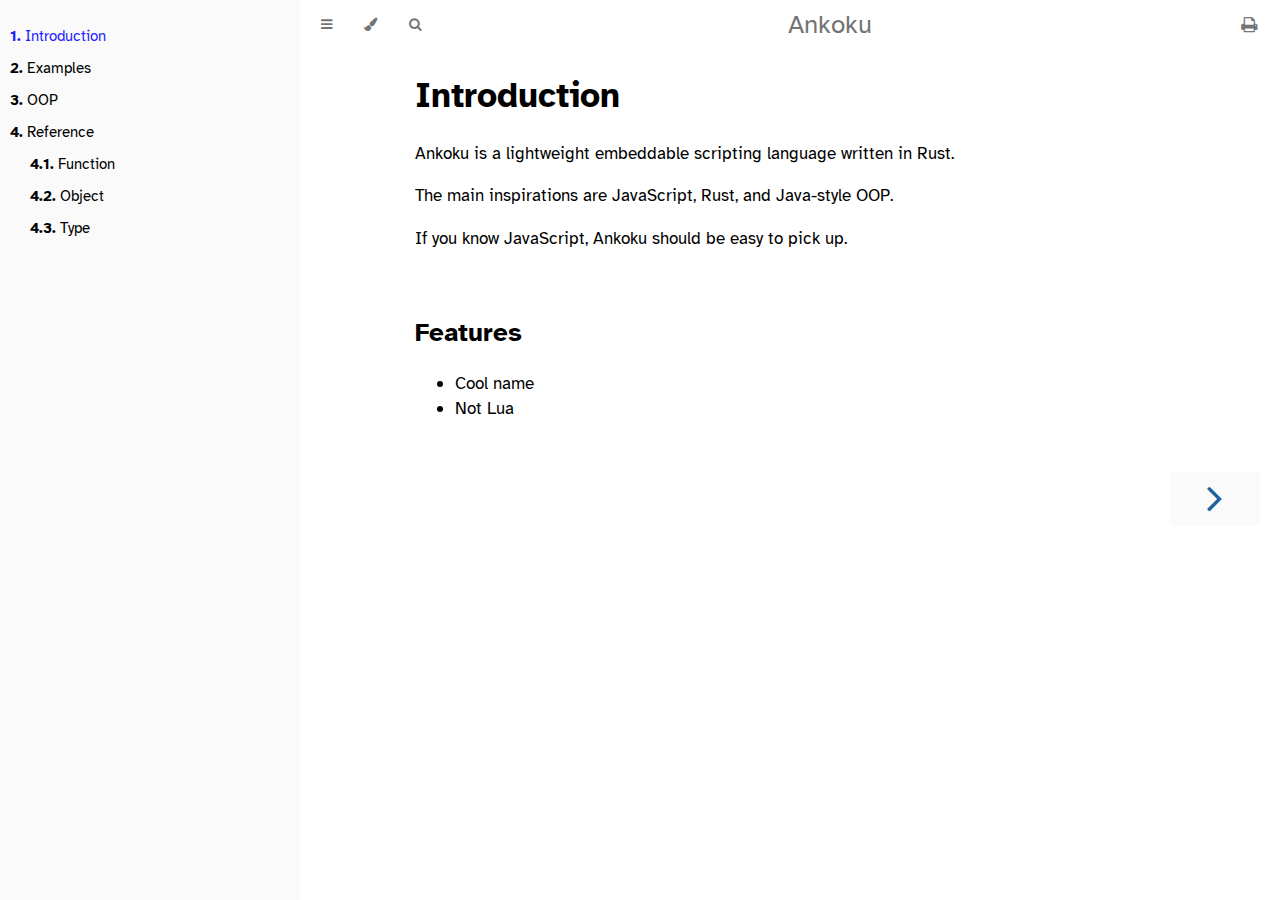
<file: index.html>
<!DOCTYPE HTML>
<html lang="en" class="sidebar-visible no-js light">
    <head>
        <!-- Book generated using mdBook -->
        <meta charset="UTF-8">
        <title>Introduction - Ankoku</title>
        <!-- Custom HTML head -->
        <meta name="description" content="">
        <meta name="viewport" content="width=device-width, initial-scale=1">
        <meta name="theme-color" content="#ffffff" />

        <link rel="icon" href="favicon.svg">
        <link rel="shortcut icon" href="favicon.png">
        <link rel="stylesheet" href="css/variables.css">
        <link rel="stylesheet" href="css/general.css">
        <link rel="stylesheet" href="css/chrome.css">
        <link rel="stylesheet" href="css/print.css" media="print">
        <!-- Fonts -->
        <link rel="stylesheet" href="FontAwesome/css/font-awesome.css">
        <link rel="stylesheet" href="fonts/fonts.css">
        <!-- Highlight.js Stylesheets -->
        <link rel="stylesheet" href="highlight.css">
        <link rel="stylesheet" href="tomorrow-night.css">
        <link rel="stylesheet" href="ayu-highlight.css">

        <!-- Custom theme stylesheets -->
    </head>
    <body>
        <!-- Provide site root to javascript -->
        <script>
            var path_to_root = "";
            var default_theme = window.matchMedia("(prefers-color-scheme: dark)").matches ? "navy" : "light";
        </script>

        <!-- Work around some values being stored in localStorage wrapped in quotes -->
        <script>
            try {
                var theme = localStorage.getItem('mdbook-theme');
                var sidebar = localStorage.getItem('mdbook-sidebar');

                if (theme.startsWith('"') && theme.endsWith('"')) {
                    localStorage.setItem('mdbook-theme', theme.slice(1, theme.length - 1));
                }

                if (sidebar.startsWith('"') && sidebar.endsWith('"')) {
                    localStorage.setItem('mdbook-sidebar', sidebar.slice(1, sidebar.length - 1));
                }
            } catch (e) { }
        </script>

        <!-- Set the theme before any content is loaded, prevents flash -->
        <script>
            var theme;
            try { theme = localStorage.getItem('mdbook-theme'); } catch(e) { }
            if (theme === null || theme === undefined) { theme = default_theme; }
            var html = document.querySelector('html');
            html.classList.remove('no-js')
            html.classList.remove('light')
            html.classList.add(theme);
            html.classList.add('js');
        </script>

        <!-- Hide / unhide sidebar before it is displayed -->
        <script>
            var html = document.querySelector('html');
            var sidebar = 'hidden';
            if (document.body.clientWidth >= 1080) {
                try { sidebar = localStorage.getItem('mdbook-sidebar'); } catch(e) { }
                sidebar = sidebar || 'visible';
            }
            html.classList.remove('sidebar-visible');
            html.classList.add("sidebar-" + sidebar);
        </script>

        <nav id="sidebar" class="sidebar" aria-label="Table of contents">
            <div class="sidebar-scrollbox">
                <ol class="chapter"><li class="chapter-item expanded "><a href="introduction.html" class="active"><strong aria-hidden="true">1.</strong> Introduction</a></li><li class="chapter-item expanded "><a href="examples.html"><strong aria-hidden="true">2.</strong> Examples</a></li><li class="chapter-item expanded "><a href="oop.html"><strong aria-hidden="true">3.</strong> OOP</a></li><li class="chapter-item expanded "><a href="reference/index.html"><strong aria-hidden="true">4.</strong> Reference</a></li><li><ol class="section"><li class="chapter-item expanded "><a href="reference/function.html"><strong aria-hidden="true">4.1.</strong> Function</a></li><li class="chapter-item expanded "><a href="reference/object.html"><strong aria-hidden="true">4.2.</strong> Object</a></li><li class="chapter-item expanded "><a href="reference/type.html"><strong aria-hidden="true">4.3.</strong> Type</a></li></ol></li></ol>
            </div>
            <div id="sidebar-resize-handle" class="sidebar-resize-handle"></div>
        </nav>

        <div id="page-wrapper" class="page-wrapper">

            <div class="page">
                <div id="menu-bar-hover-placeholder"></div>
                <div id="menu-bar" class="menu-bar sticky bordered">
                    <div class="left-buttons">
                        <button id="sidebar-toggle" class="icon-button" type="button" title="Toggle Table of Contents" aria-label="Toggle Table of Contents" aria-controls="sidebar">
                            <i class="fa fa-bars"></i>
                        </button>
                        <button id="theme-toggle" class="icon-button" type="button" title="Change theme" aria-label="Change theme" aria-haspopup="true" aria-expanded="false" aria-controls="theme-list">
                            <i class="fa fa-paint-brush"></i>
                        </button>
                        <ul id="theme-list" class="theme-popup" aria-label="Themes" role="menu">
                            <li role="none"><button role="menuitem" class="theme" id="light">Light</button></li>
                            <li role="none"><button role="menuitem" class="theme" id="rust">Rust</button></li>
                            <li role="none"><button role="menuitem" class="theme" id="coal">Coal</button></li>
                            <li role="none"><button role="menuitem" class="theme" id="navy">Navy</button></li>
                            <li role="none"><button role="menuitem" class="theme" id="ayu">Ayu</button></li>
                        </ul>
                        <button id="search-toggle" class="icon-button" type="button" title="Search. (Shortkey: s)" aria-label="Toggle Searchbar" aria-expanded="false" aria-keyshortcuts="S" aria-controls="searchbar">
                            <i class="fa fa-search"></i>
                        </button>
                    </div>

                    <h1 class="menu-title">Ankoku</h1>

                    <div class="right-buttons">
                        <a href="print.html" title="Print this book" aria-label="Print this book">
                            <i id="print-button" class="fa fa-print"></i>
                        </a>
                    </div>
                </div>

                <div id="search-wrapper" class="hidden">
                    <form id="searchbar-outer" class="searchbar-outer">
                        <input type="search" id="searchbar" name="searchbar" placeholder="Search this book ..." aria-controls="searchresults-outer" aria-describedby="searchresults-header">
                    </form>
                    <div id="searchresults-outer" class="searchresults-outer hidden">
                        <div id="searchresults-header" class="searchresults-header"></div>
                        <ul id="searchresults">
                        </ul>
                    </div>
                </div>
                <!-- Apply ARIA attributes after the sidebar and the sidebar toggle button are added to the DOM -->
                <script>
                    document.getElementById('sidebar-toggle').setAttribute('aria-expanded', sidebar === 'visible');
                    document.getElementById('sidebar').setAttribute('aria-hidden', sidebar !== 'visible');
                    Array.from(document.querySelectorAll('#sidebar a')).forEach(function(link) {
                        link.setAttribute('tabIndex', sidebar === 'visible' ? 0 : -1);
                    });
                </script>

                <div id="content" class="content">
                    <main>
                        <h1 id="introduction"><a class="header" href="#introduction">Introduction</a></h1>
<p>Ankoku is a lightweight embeddable scripting language written in Rust.</p>
<p>The main inspirations are JavaScript, Rust, and Java-style OOP.</p>
<p>If you know JavaScript, Ankoku should be easy to pick up.</p>
<h2 id="features"><a class="header" href="#features">Features</a></h2>
<ul>
<li>Cool name</li>
<li>Not Lua</li>
</ul>

                    </main>

                    <nav class="nav-wrapper" aria-label="Page navigation">
                        <!-- Mobile navigation buttons -->
                            <a rel="next" href="examples.html" class="mobile-nav-chapters next" title="Next chapter" aria-label="Next chapter" aria-keyshortcuts="Right">
                                <i class="fa fa-angle-right"></i>
                            </a>
                        <div style="clear: both"></div>
                    </nav>
                </div>
            </div>

            <nav class="nav-wide-wrapper" aria-label="Page navigation">
                    <a rel="next" href="examples.html" class="nav-chapters next" title="Next chapter" aria-label="Next chapter" aria-keyshortcuts="Right">
                        <i class="fa fa-angle-right"></i>
                    </a>
            </nav>

        </div>

        <script>
            window.playground_copyable = true;
        </script>
        <script src="ace.js"></script>
        <script src="editor.js"></script>
        <script src="mode-rust.js"></script>
        <script src="theme-dawn.js"></script>
        <script src="theme-tomorrow_night.js"></script>
        <script src="elasticlunr.min.js"></script>
        <script src="mark.min.js"></script>
        <script src="searcher.js"></script>
        <script src="clipboard.min.js"></script>
        <script src="highlight.js"></script>
        <script src="book.js"></script>

        <!-- Custom JS scripts -->
    </body>
</html>
</file>
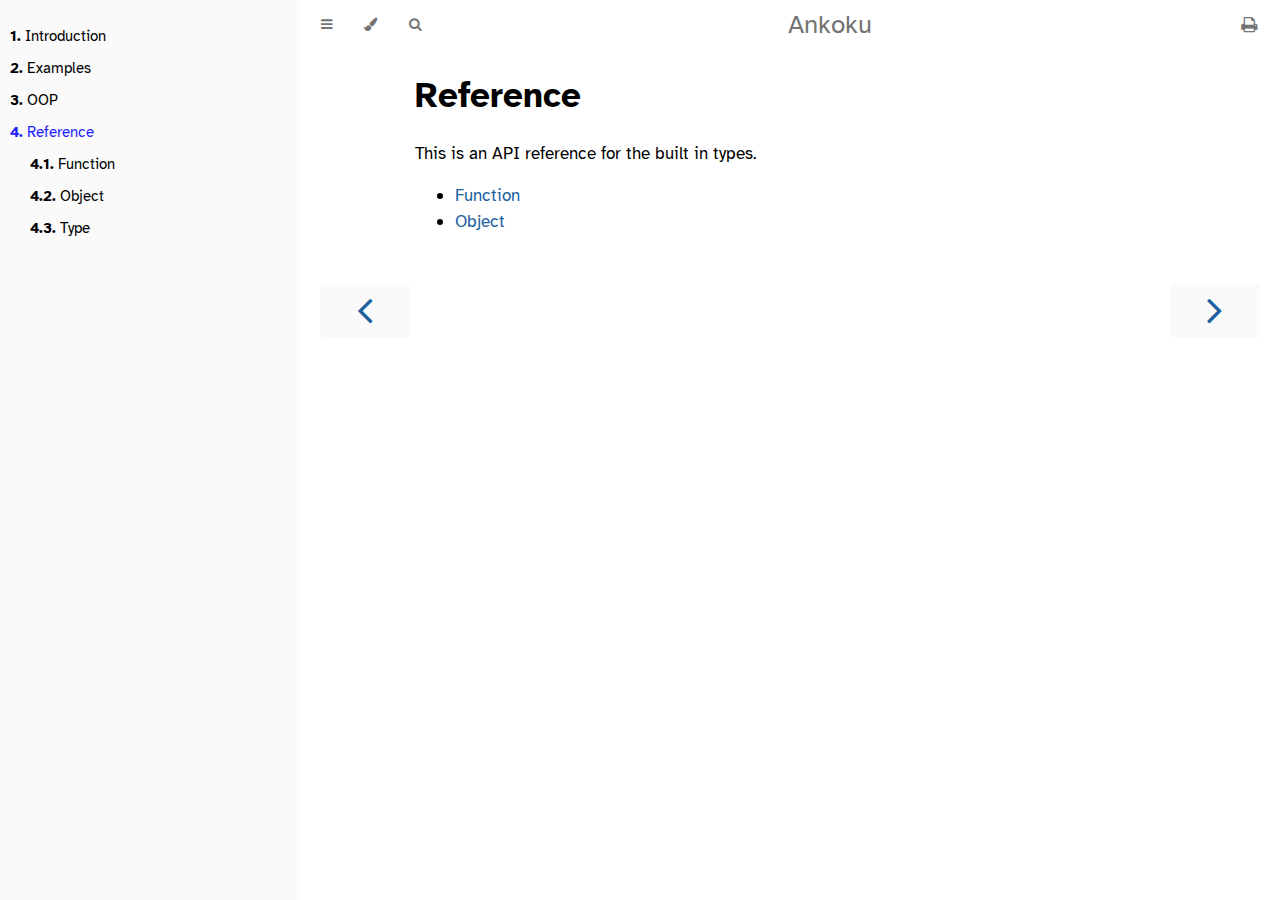
<file: reference/index.html>
<!DOCTYPE HTML>
<html lang="en" class="sidebar-visible no-js light">
    <head>
        <!-- Book generated using mdBook -->
        <meta charset="UTF-8">
        <title>Reference - Ankoku</title>
        <!-- Custom HTML head -->
        <meta name="description" content="">
        <meta name="viewport" content="width=device-width, initial-scale=1">
        <meta name="theme-color" content="#ffffff" />

        <link rel="icon" href="../favicon.svg">
        <link rel="shortcut icon" href="../favicon.png">
        <link rel="stylesheet" href="../css/variables.css">
        <link rel="stylesheet" href="../css/general.css">
        <link rel="stylesheet" href="../css/chrome.css">
        <link rel="stylesheet" href="../css/print.css" media="print">
        <!-- Fonts -->
        <link rel="stylesheet" href="../FontAwesome/css/font-awesome.css">
        <link rel="stylesheet" href="../fonts/fonts.css">
        <!-- Highlight.js Stylesheets -->
        <link rel="stylesheet" href="../highlight.css">
        <link rel="stylesheet" href="../tomorrow-night.css">
        <link rel="stylesheet" href="../ayu-highlight.css">

        <!-- Custom theme stylesheets -->
    </head>
    <body>
        <!-- Provide site root to javascript -->
        <script>
            var path_to_root = "../";
            var default_theme = window.matchMedia("(prefers-color-scheme: dark)").matches ? "navy" : "light";
        </script>

        <!-- Work around some values being stored in localStorage wrapped in quotes -->
        <script>
            try {
                var theme = localStorage.getItem('mdbook-theme');
                var sidebar = localStorage.getItem('mdbook-sidebar');

                if (theme.startsWith('"') && theme.endsWith('"')) {
                    localStorage.setItem('mdbook-theme', theme.slice(1, theme.length - 1));
                }

                if (sidebar.startsWith('"') && sidebar.endsWith('"')) {
                    localStorage.setItem('mdbook-sidebar', sidebar.slice(1, sidebar.length - 1));
                }
            } catch (e) { }
        </script>

        <!-- Set the theme before any content is loaded, prevents flash -->
        <script>
            var theme;
            try { theme = localStorage.getItem('mdbook-theme'); } catch(e) { }
            if (theme === null || theme === undefined) { theme = default_theme; }
            var html = document.querySelector('html');
            html.classList.remove('no-js')
            html.classList.remove('light')
            html.classList.add(theme);
            html.classList.add('js');
        </script>

        <!-- Hide / unhide sidebar before it is displayed -->
        <script>
            var html = document.querySelector('html');
            var sidebar = 'hidden';
            if (document.body.clientWidth >= 1080) {
                try { sidebar = localStorage.getItem('mdbook-sidebar'); } catch(e) { }
                sidebar = sidebar || 'visible';
            }
            html.classList.remove('sidebar-visible');
            html.classList.add("sidebar-" + sidebar);
        </script>

        <nav id="sidebar" class="sidebar" aria-label="Table of contents">
            <div class="sidebar-scrollbox">
                <ol class="chapter"><li class="chapter-item expanded "><a href="../introduction.html"><strong aria-hidden="true">1.</strong> Introduction</a></li><li class="chapter-item expanded "><a href="../examples.html"><strong aria-hidden="true">2.</strong> Examples</a></li><li class="chapter-item expanded "><a href="../oop.html"><strong aria-hidden="true">3.</strong> OOP</a></li><li class="chapter-item expanded "><a href="../reference/index.html" class="active"><strong aria-hidden="true">4.</strong> Reference</a></li><li><ol class="section"><li class="chapter-item expanded "><a href="../reference/function.html"><strong aria-hidden="true">4.1.</strong> Function</a></li><li class="chapter-item expanded "><a href="../reference/object.html"><strong aria-hidden="true">4.2.</strong> Object</a></li><li class="chapter-item expanded "><a href="../reference/type.html"><strong aria-hidden="true">4.3.</strong> Type</a></li></ol></li></ol>
            </div>
            <div id="sidebar-resize-handle" class="sidebar-resize-handle"></div>
        </nav>

        <div id="page-wrapper" class="page-wrapper">

            <div class="page">
                <div id="menu-bar-hover-placeholder"></div>
                <div id="menu-bar" class="menu-bar sticky bordered">
                    <div class="left-buttons">
                        <button id="sidebar-toggle" class="icon-button" type="button" title="Toggle Table of Contents" aria-label="Toggle Table of Contents" aria-controls="sidebar">
                            <i class="fa fa-bars"></i>
                        </button>
                        <button id="theme-toggle" class="icon-button" type="button" title="Change theme" aria-label="Change theme" aria-haspopup="true" aria-expanded="false" aria-controls="theme-list">
                            <i class="fa fa-paint-brush"></i>
                        </button>
                        <ul id="theme-list" class="theme-popup" aria-label="Themes" role="menu">
                            <li role="none"><button role="menuitem" class="theme" id="light">Light</button></li>
                            <li role="none"><button role="menuitem" class="theme" id="rust">Rust</button></li>
                            <li role="none"><button role="menuitem" class="theme" id="coal">Coal</button></li>
                            <li role="none"><button role="menuitem" class="theme" id="navy">Navy</button></li>
                            <li role="none"><button role="menuitem" class="theme" id="ayu">Ayu</button></li>
                        </ul>
                        <button id="search-toggle" class="icon-button" type="button" title="Search. (Shortkey: s)" aria-label="Toggle Searchbar" aria-expanded="false" aria-keyshortcuts="S" aria-controls="searchbar">
                            <i class="fa fa-search"></i>
                        </button>
                    </div>

                    <h1 class="menu-title">Ankoku</h1>

                    <div class="right-buttons">
                        <a href="../print.html" title="Print this book" aria-label="Print this book">
                            <i id="print-button" class="fa fa-print"></i>
                        </a>
                    </div>
                </div>

                <div id="search-wrapper" class="hidden">
                    <form id="searchbar-outer" class="searchbar-outer">
                        <input type="search" id="searchbar" name="searchbar" placeholder="Search this book ..." aria-controls="searchresults-outer" aria-describedby="searchresults-header">
                    </form>
                    <div id="searchresults-outer" class="searchresults-outer hidden">
                        <div id="searchresults-header" class="searchresults-header"></div>
                        <ul id="searchresults">
                        </ul>
                    </div>
                </div>
                <!-- Apply ARIA attributes after the sidebar and the sidebar toggle button are added to the DOM -->
                <script>
                    document.getElementById('sidebar-toggle').setAttribute('aria-expanded', sidebar === 'visible');
                    document.getElementById('sidebar').setAttribute('aria-hidden', sidebar !== 'visible');
                    Array.from(document.querySelectorAll('#sidebar a')).forEach(function(link) {
                        link.setAttribute('tabIndex', sidebar === 'visible' ? 0 : -1);
                    });
                </script>

                <div id="content" class="content">
                    <main>
                        <h1 id="reference"><a class="header" href="#reference">Reference</a></h1>
<p>This is an API reference for the built in types.</p>
<ul>
<li><a href="./function.html">Function</a></li>
<li><a href="./object.html">Object</a></li>
</ul>

                    </main>

                    <nav class="nav-wrapper" aria-label="Page navigation">
                        <!-- Mobile navigation buttons -->
                            <a rel="prev" href="../oop.html" class="mobile-nav-chapters previous" title="Previous chapter" aria-label="Previous chapter" aria-keyshortcuts="Left">
                                <i class="fa fa-angle-left"></i>
                            </a>
                            <a rel="next" href="../reference/function.html" class="mobile-nav-chapters next" title="Next chapter" aria-label="Next chapter" aria-keyshortcuts="Right">
                                <i class="fa fa-angle-right"></i>
                            </a>
                        <div style="clear: both"></div>
                    </nav>
                </div>
            </div>

            <nav class="nav-wide-wrapper" aria-label="Page navigation">
                    <a rel="prev" href="../oop.html" class="nav-chapters previous" title="Previous chapter" aria-label="Previous chapter" aria-keyshortcuts="Left">
                        <i class="fa fa-angle-left"></i>
                    </a>
                    <a rel="next" href="../reference/function.html" class="nav-chapters next" title="Next chapter" aria-label="Next chapter" aria-keyshortcuts="Right">
                        <i class="fa fa-angle-right"></i>
                    </a>
            </nav>

        </div>

        <script>
            window.playground_copyable = true;
        </script>
        <script src="../ace.js"></script>
        <script src="../editor.js"></script>
        <script src="../mode-rust.js"></script>
        <script src="../theme-dawn.js"></script>
        <script src="../theme-tomorrow_night.js"></script>
        <script src="../elasticlunr.min.js"></script>
        <script src="../mark.min.js"></script>
        <script src="../searcher.js"></script>
        <script src="../clipboard.min.js"></script>
        <script src="../highlight.js"></script>
        <script src="../book.js"></script>

        <!-- Custom JS scripts -->
    </body>
</html>
</file>
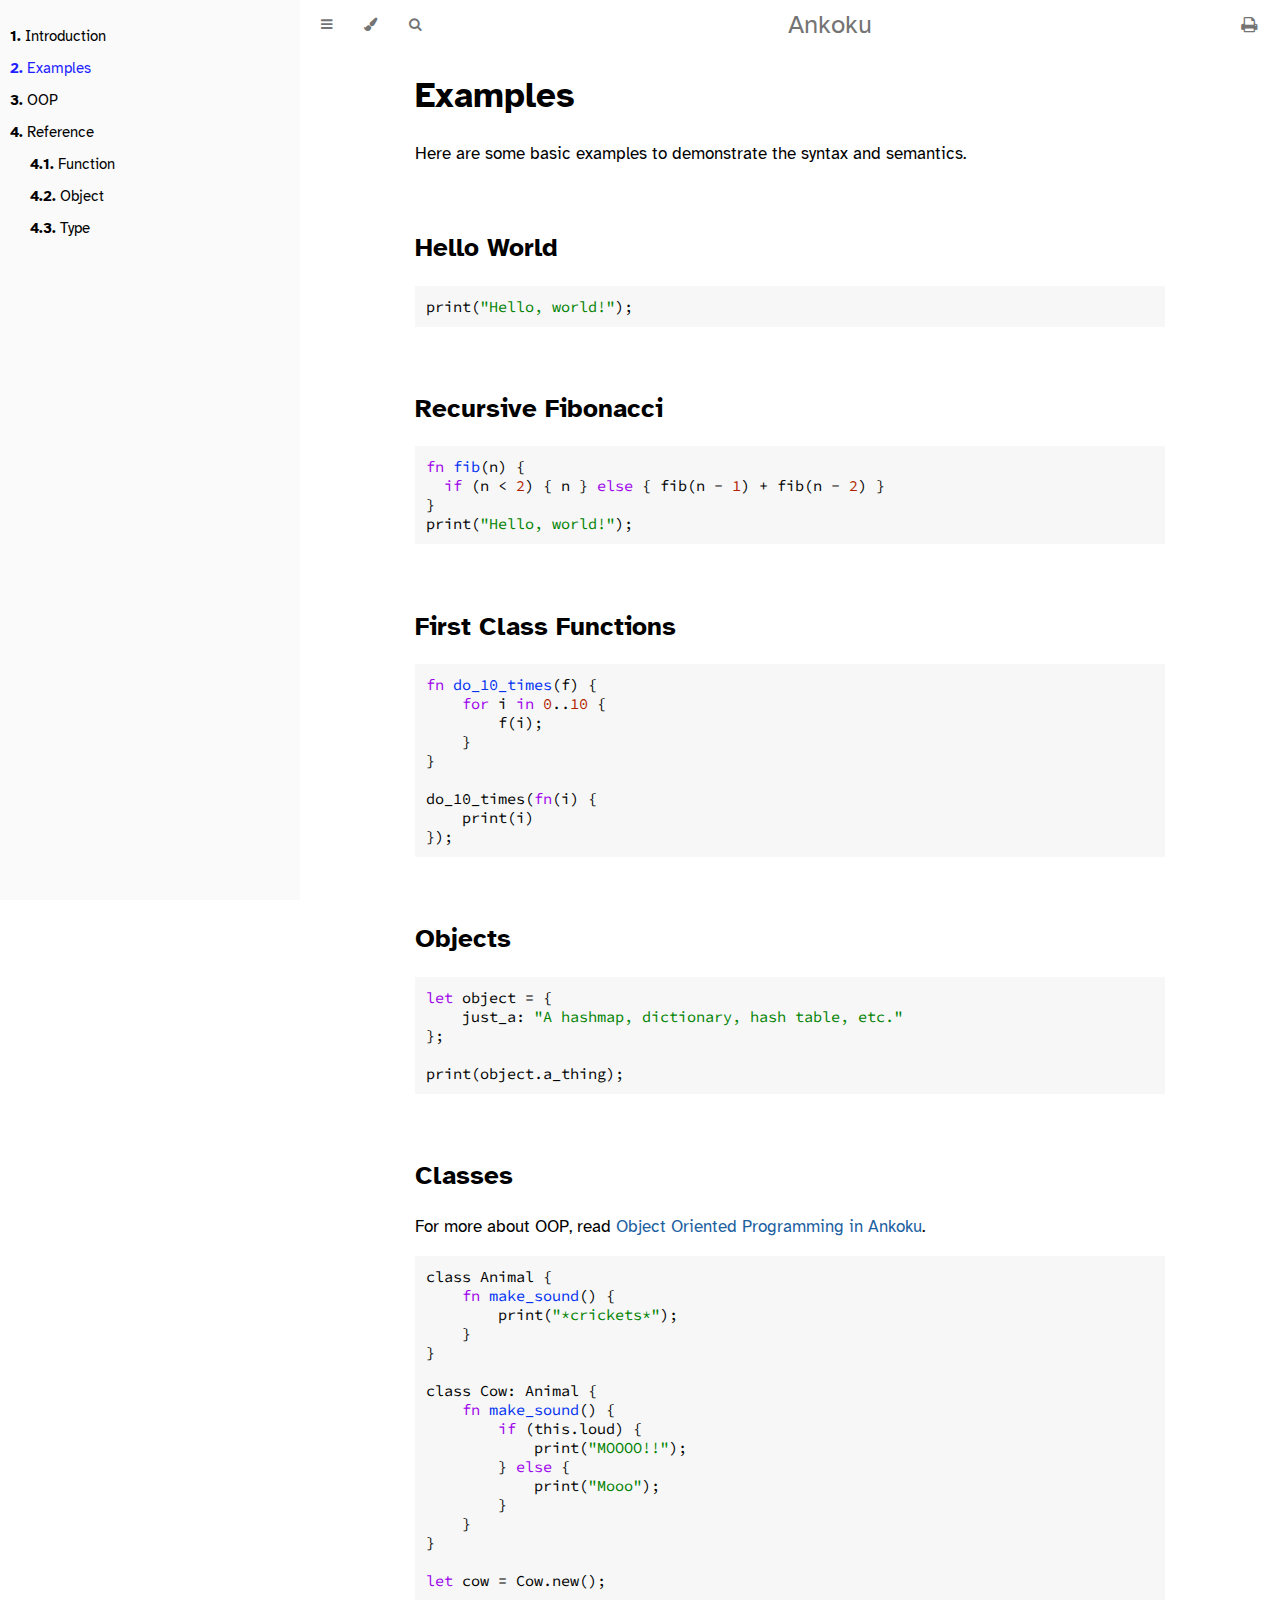
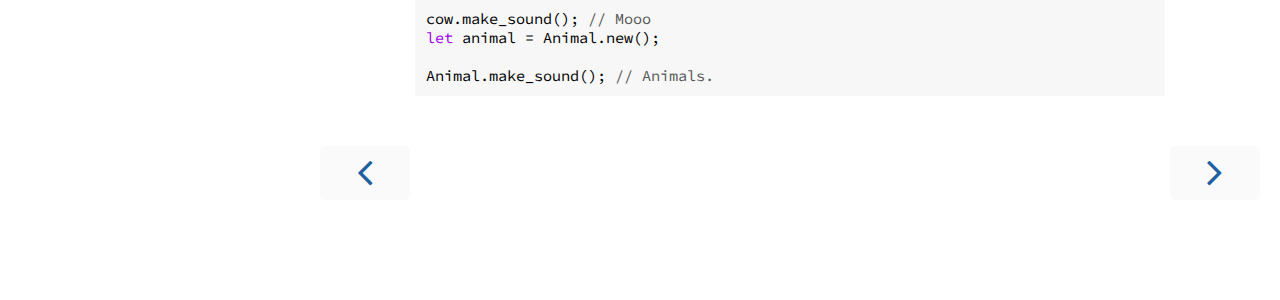
<file: examples.html>
<!DOCTYPE HTML>
<html lang="en" class="sidebar-visible no-js light">
    <head>
        <!-- Book generated using mdBook -->
        <meta charset="UTF-8">
        <title>Examples - Ankoku</title>
        <!-- Custom HTML head -->
        <meta name="description" content="">
        <meta name="viewport" content="width=device-width, initial-scale=1">
        <meta name="theme-color" content="#ffffff" />

        <link rel="icon" href="favicon.svg">
        <link rel="shortcut icon" href="favicon.png">
        <link rel="stylesheet" href="css/variables.css">
        <link rel="stylesheet" href="css/general.css">
        <link rel="stylesheet" href="css/chrome.css">
        <link rel="stylesheet" href="css/print.css" media="print">
        <!-- Fonts -->
        <link rel="stylesheet" href="FontAwesome/css/font-awesome.css">
        <link rel="stylesheet" href="fonts/fonts.css">
        <!-- Highlight.js Stylesheets -->
        <link rel="stylesheet" href="highlight.css">
        <link rel="stylesheet" href="tomorrow-night.css">
        <link rel="stylesheet" href="ayu-highlight.css">

        <!-- Custom theme stylesheets -->
    </head>
    <body>
        <!-- Provide site root to javascript -->
        <script>
            var path_to_root = "";
            var default_theme = window.matchMedia("(prefers-color-scheme: dark)").matches ? "navy" : "light";
        </script>

        <!-- Work around some values being stored in localStorage wrapped in quotes -->
        <script>
            try {
                var theme = localStorage.getItem('mdbook-theme');
                var sidebar = localStorage.getItem('mdbook-sidebar');

                if (theme.startsWith('"') && theme.endsWith('"')) {
                    localStorage.setItem('mdbook-theme', theme.slice(1, theme.length - 1));
                }

                if (sidebar.startsWith('"') && sidebar.endsWith('"')) {
                    localStorage.setItem('mdbook-sidebar', sidebar.slice(1, sidebar.length - 1));
                }
            } catch (e) { }
        </script>

        <!-- Set the theme before any content is loaded, prevents flash -->
        <script>
            var theme;
            try { theme = localStorage.getItem('mdbook-theme'); } catch(e) { }
            if (theme === null || theme === undefined) { theme = default_theme; }
            var html = document.querySelector('html');
            html.classList.remove('no-js')
            html.classList.remove('light')
            html.classList.add(theme);
            html.classList.add('js');
        </script>

        <!-- Hide / unhide sidebar before it is displayed -->
        <script>
            var html = document.querySelector('html');
            var sidebar = 'hidden';
            if (document.body.clientWidth >= 1080) {
                try { sidebar = localStorage.getItem('mdbook-sidebar'); } catch(e) { }
                sidebar = sidebar || 'visible';
            }
            html.classList.remove('sidebar-visible');
            html.classList.add("sidebar-" + sidebar);
        </script>

        <nav id="sidebar" class="sidebar" aria-label="Table of contents">
            <div class="sidebar-scrollbox">
                <ol class="chapter"><li class="chapter-item expanded "><a href="introduction.html"><strong aria-hidden="true">1.</strong> Introduction</a></li><li class="chapter-item expanded "><a href="examples.html" class="active"><strong aria-hidden="true">2.</strong> Examples</a></li><li class="chapter-item expanded "><a href="oop.html"><strong aria-hidden="true">3.</strong> OOP</a></li><li class="chapter-item expanded "><a href="reference/index.html"><strong aria-hidden="true">4.</strong> Reference</a></li><li><ol class="section"><li class="chapter-item expanded "><a href="reference/function.html"><strong aria-hidden="true">4.1.</strong> Function</a></li><li class="chapter-item expanded "><a href="reference/object.html"><strong aria-hidden="true">4.2.</strong> Object</a></li><li class="chapter-item expanded "><a href="reference/type.html"><strong aria-hidden="true">4.3.</strong> Type</a></li></ol></li></ol>
            </div>
            <div id="sidebar-resize-handle" class="sidebar-resize-handle"></div>
        </nav>

        <div id="page-wrapper" class="page-wrapper">

            <div class="page">
                <div id="menu-bar-hover-placeholder"></div>
                <div id="menu-bar" class="menu-bar sticky bordered">
                    <div class="left-buttons">
                        <button id="sidebar-toggle" class="icon-button" type="button" title="Toggle Table of Contents" aria-label="Toggle Table of Contents" aria-controls="sidebar">
                            <i class="fa fa-bars"></i>
                        </button>
                        <button id="theme-toggle" class="icon-button" type="button" title="Change theme" aria-label="Change theme" aria-haspopup="true" aria-expanded="false" aria-controls="theme-list">
                            <i class="fa fa-paint-brush"></i>
                        </button>
                        <ul id="theme-list" class="theme-popup" aria-label="Themes" role="menu">
                            <li role="none"><button role="menuitem" class="theme" id="light">Light</button></li>
                            <li role="none"><button role="menuitem" class="theme" id="rust">Rust</button></li>
                            <li role="none"><button role="menuitem" class="theme" id="coal">Coal</button></li>
                            <li role="none"><button role="menuitem" class="theme" id="navy">Navy</button></li>
                            <li role="none"><button role="menuitem" class="theme" id="ayu">Ayu</button></li>
                        </ul>
                        <button id="search-toggle" class="icon-button" type="button" title="Search. (Shortkey: s)" aria-label="Toggle Searchbar" aria-expanded="false" aria-keyshortcuts="S" aria-controls="searchbar">
                            <i class="fa fa-search"></i>
                        </button>
                    </div>

                    <h1 class="menu-title">Ankoku</h1>

                    <div class="right-buttons">
                        <a href="print.html" title="Print this book" aria-label="Print this book">
                            <i id="print-button" class="fa fa-print"></i>
                        </a>
                    </div>
                </div>

                <div id="search-wrapper" class="hidden">
                    <form id="searchbar-outer" class="searchbar-outer">
                        <input type="search" id="searchbar" name="searchbar" placeholder="Search this book ..." aria-controls="searchresults-outer" aria-describedby="searchresults-header">
                    </form>
                    <div id="searchresults-outer" class="searchresults-outer hidden">
                        <div id="searchresults-header" class="searchresults-header"></div>
                        <ul id="searchresults">
                        </ul>
                    </div>
                </div>
                <!-- Apply ARIA attributes after the sidebar and the sidebar toggle button are added to the DOM -->
                <script>
                    document.getElementById('sidebar-toggle').setAttribute('aria-expanded', sidebar === 'visible');
                    document.getElementById('sidebar').setAttribute('aria-hidden', sidebar !== 'visible');
                    Array.from(document.querySelectorAll('#sidebar a')).forEach(function(link) {
                        link.setAttribute('tabIndex', sidebar === 'visible' ? 0 : -1);
                    });
                </script>

                <div id="content" class="content">
                    <main>
                        <h1 id="examples"><a class="header" href="#examples">Examples</a></h1>
<p>Here are some basic examples to demonstrate the syntax and semantics.</p>
<h2 id="hello-world"><a class="header" href="#hello-world">Hello World</a></h2>
<pre><code class="language-rust ignore">print(&quot;Hello, world!&quot;);</code></pre>
<h2 id="recursive-fibonacci"><a class="header" href="#recursive-fibonacci">Recursive Fibonacci</a></h2>
<pre><code class="language-rust ignore">fn fib(n) {
  if (n &lt; 2) { n } else { fib(n - 1) + fib(n - 2) }
}
print(&quot;Hello, world!&quot;);</code></pre>
<h2 id="first-class-functions"><a class="header" href="#first-class-functions">First Class Functions</a></h2>
<pre><code class="language-rust ignore">fn do_10_times(f) {
	for i in 0..10 {
		f(i);
	}
}

do_10_times(fn(i) {
	print(i)
});</code></pre>
<h2 id="objects"><a class="header" href="#objects">Objects</a></h2>
<pre><code class="language-rust ignore">let object = {
	just_a: &quot;A hashmap, dictionary, hash table, etc.&quot;
};

print(object.a_thing);</code></pre>
<h2 id="classes"><a class="header" href="#classes">Classes</a></h2>
<p>For more about OOP, read <a href="./oop.html">Object Oriented Programming in Ankoku</a>.</p>
<pre><code class="language-rust ignore">class Animal {
	fn make_sound() {
		print(&quot;*crickets*&quot;);
	}
}

class Cow: Animal {
	fn make_sound() {
		if (this.loud) {
			print(&quot;MOOOO!!&quot;);
		} else {
			print(&quot;Mooo&quot;);
		}
	}
}

let cow = Cow.new();

cow.make_sound(); // Mooo
let animal = Animal.new();

Animal.make_sound(); // Animals.</code></pre>

                    </main>

                    <nav class="nav-wrapper" aria-label="Page navigation">
                        <!-- Mobile navigation buttons -->
                            <a rel="prev" href="introduction.html" class="mobile-nav-chapters previous" title="Previous chapter" aria-label="Previous chapter" aria-keyshortcuts="Left">
                                <i class="fa fa-angle-left"></i>
                            </a>
                            <a rel="next" href="oop.html" class="mobile-nav-chapters next" title="Next chapter" aria-label="Next chapter" aria-keyshortcuts="Right">
                                <i class="fa fa-angle-right"></i>
                            </a>
                        <div style="clear: both"></div>
                    </nav>
                </div>
            </div>

            <nav class="nav-wide-wrapper" aria-label="Page navigation">
                    <a rel="prev" href="introduction.html" class="nav-chapters previous" title="Previous chapter" aria-label="Previous chapter" aria-keyshortcuts="Left">
                        <i class="fa fa-angle-left"></i>
                    </a>
                    <a rel="next" href="oop.html" class="nav-chapters next" title="Next chapter" aria-label="Next chapter" aria-keyshortcuts="Right">
                        <i class="fa fa-angle-right"></i>
                    </a>
            </nav>

        </div>

        <script>
            window.playground_copyable = true;
        </script>
        <script src="ace.js"></script>
        <script src="editor.js"></script>
        <script src="mode-rust.js"></script>
        <script src="theme-dawn.js"></script>
        <script src="theme-tomorrow_night.js"></script>
        <script src="elasticlunr.min.js"></script>
        <script src="mark.min.js"></script>
        <script src="searcher.js"></script>
        <script src="clipboard.min.js"></script>
        <script src="highlight.js"></script>
        <script src="book.js"></script>

        <!-- Custom JS scripts -->
    </body>
</html>
</file>
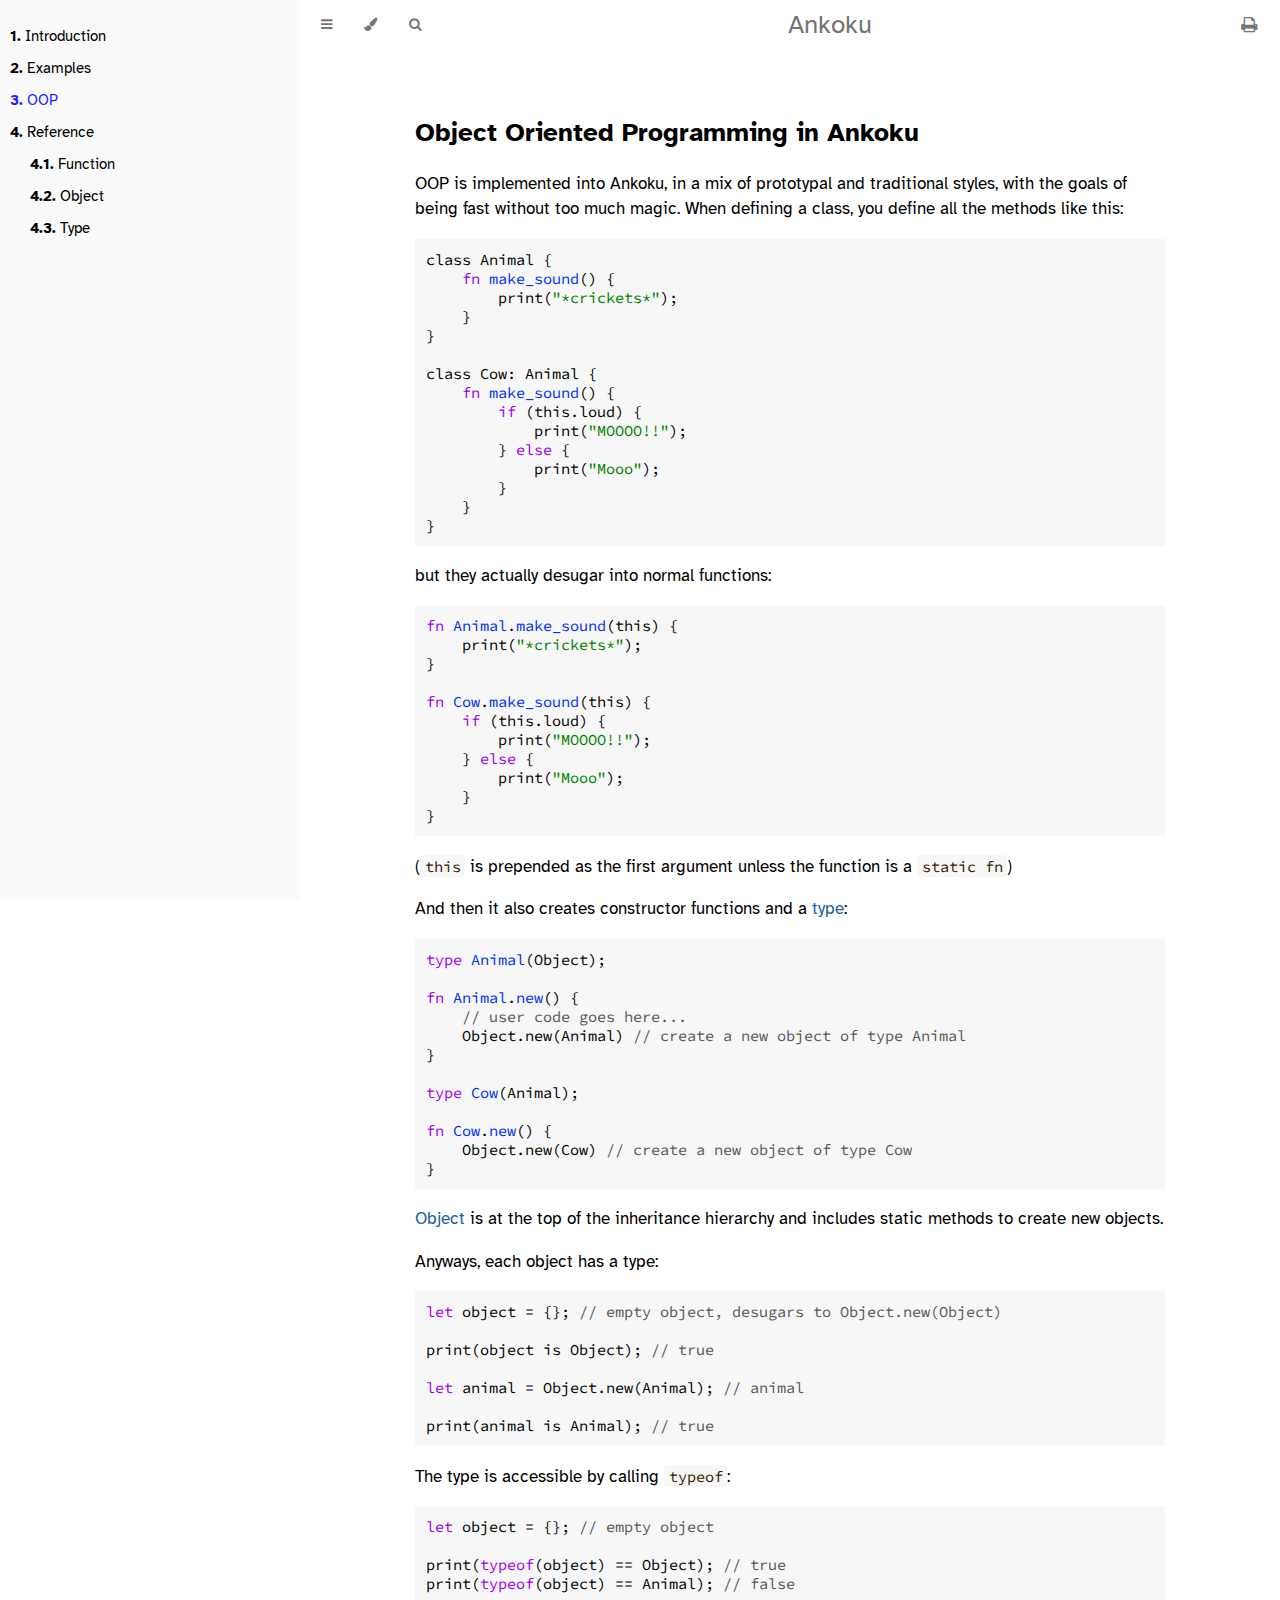
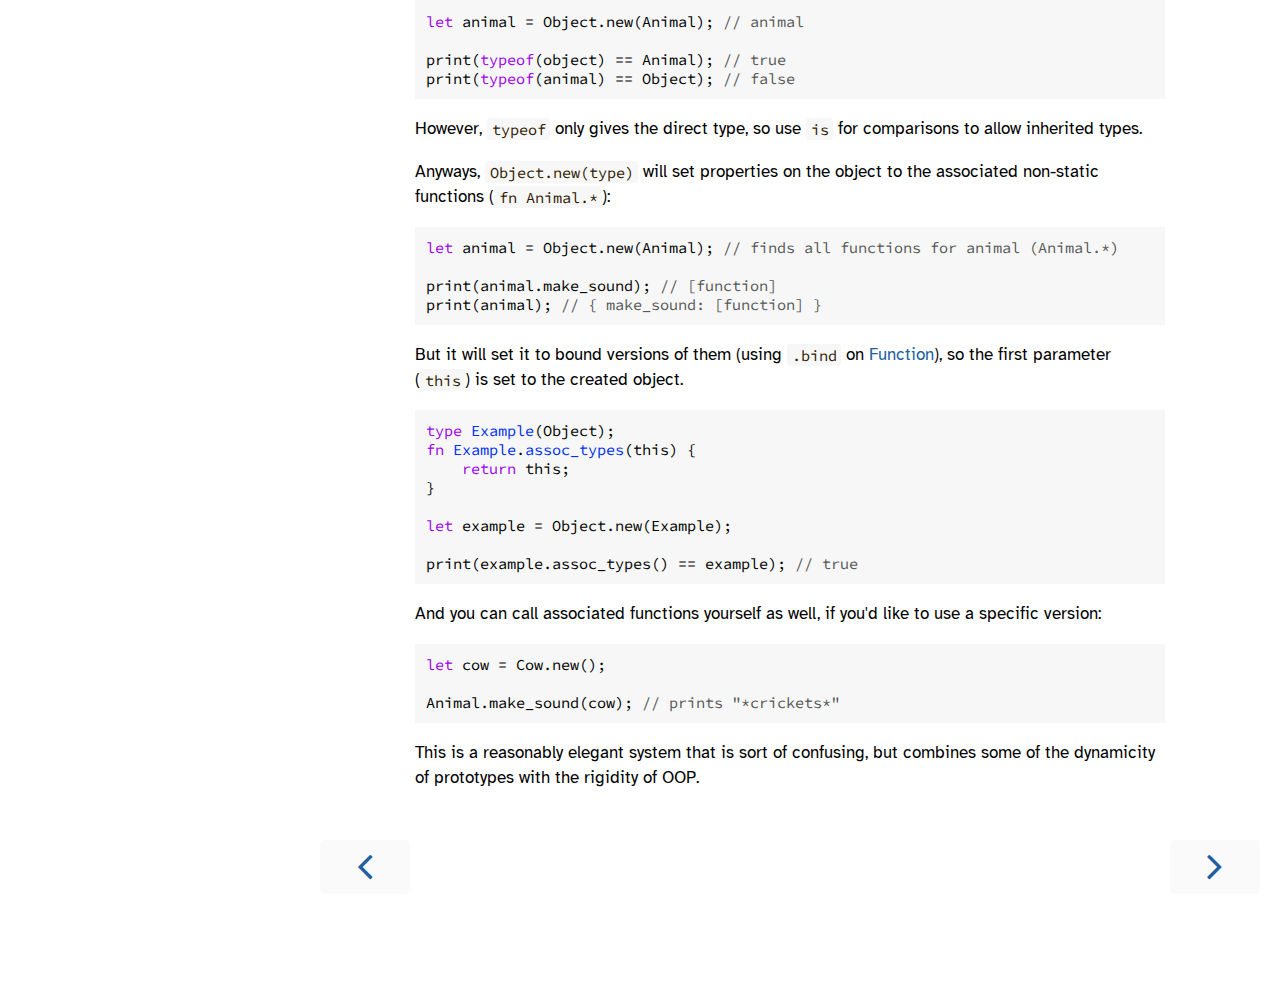
<file: oop.html>
<!DOCTYPE HTML>
<html lang="en" class="sidebar-visible no-js light">
    <head>
        <!-- Book generated using mdBook -->
        <meta charset="UTF-8">
        <title>OOP - Ankoku</title>
        <!-- Custom HTML head -->
        <meta name="description" content="">
        <meta name="viewport" content="width=device-width, initial-scale=1">
        <meta name="theme-color" content="#ffffff" />

        <link rel="icon" href="favicon.svg">
        <link rel="shortcut icon" href="favicon.png">
        <link rel="stylesheet" href="css/variables.css">
        <link rel="stylesheet" href="css/general.css">
        <link rel="stylesheet" href="css/chrome.css">
        <link rel="stylesheet" href="css/print.css" media="print">
        <!-- Fonts -->
        <link rel="stylesheet" href="FontAwesome/css/font-awesome.css">
        <link rel="stylesheet" href="fonts/fonts.css">
        <!-- Highlight.js Stylesheets -->
        <link rel="stylesheet" href="highlight.css">
        <link rel="stylesheet" href="tomorrow-night.css">
        <link rel="stylesheet" href="ayu-highlight.css">

        <!-- Custom theme stylesheets -->
    </head>
    <body>
        <!-- Provide site root to javascript -->
        <script>
            var path_to_root = "";
            var default_theme = window.matchMedia("(prefers-color-scheme: dark)").matches ? "navy" : "light";
        </script>

        <!-- Work around some values being stored in localStorage wrapped in quotes -->
        <script>
            try {
                var theme = localStorage.getItem('mdbook-theme');
                var sidebar = localStorage.getItem('mdbook-sidebar');

                if (theme.startsWith('"') && theme.endsWith('"')) {
                    localStorage.setItem('mdbook-theme', theme.slice(1, theme.length - 1));
                }

                if (sidebar.startsWith('"') && sidebar.endsWith('"')) {
                    localStorage.setItem('mdbook-sidebar', sidebar.slice(1, sidebar.length - 1));
                }
            } catch (e) { }
        </script>

        <!-- Set the theme before any content is loaded, prevents flash -->
        <script>
            var theme;
            try { theme = localStorage.getItem('mdbook-theme'); } catch(e) { }
            if (theme === null || theme === undefined) { theme = default_theme; }
            var html = document.querySelector('html');
            html.classList.remove('no-js')
            html.classList.remove('light')
            html.classList.add(theme);
            html.classList.add('js');
        </script>

        <!-- Hide / unhide sidebar before it is displayed -->
        <script>
            var html = document.querySelector('html');
            var sidebar = 'hidden';
            if (document.body.clientWidth >= 1080) {
                try { sidebar = localStorage.getItem('mdbook-sidebar'); } catch(e) { }
                sidebar = sidebar || 'visible';
            }
            html.classList.remove('sidebar-visible');
            html.classList.add("sidebar-" + sidebar);
        </script>

        <nav id="sidebar" class="sidebar" aria-label="Table of contents">
            <div class="sidebar-scrollbox">
                <ol class="chapter"><li class="chapter-item expanded "><a href="introduction.html"><strong aria-hidden="true">1.</strong> Introduction</a></li><li class="chapter-item expanded "><a href="examples.html"><strong aria-hidden="true">2.</strong> Examples</a></li><li class="chapter-item expanded "><a href="oop.html" class="active"><strong aria-hidden="true">3.</strong> OOP</a></li><li class="chapter-item expanded "><a href="reference/index.html"><strong aria-hidden="true">4.</strong> Reference</a></li><li><ol class="section"><li class="chapter-item expanded "><a href="reference/function.html"><strong aria-hidden="true">4.1.</strong> Function</a></li><li class="chapter-item expanded "><a href="reference/object.html"><strong aria-hidden="true">4.2.</strong> Object</a></li><li class="chapter-item expanded "><a href="reference/type.html"><strong aria-hidden="true">4.3.</strong> Type</a></li></ol></li></ol>
            </div>
            <div id="sidebar-resize-handle" class="sidebar-resize-handle"></div>
        </nav>

        <div id="page-wrapper" class="page-wrapper">

            <div class="page">
                <div id="menu-bar-hover-placeholder"></div>
                <div id="menu-bar" class="menu-bar sticky bordered">
                    <div class="left-buttons">
                        <button id="sidebar-toggle" class="icon-button" type="button" title="Toggle Table of Contents" aria-label="Toggle Table of Contents" aria-controls="sidebar">
                            <i class="fa fa-bars"></i>
                        </button>
                        <button id="theme-toggle" class="icon-button" type="button" title="Change theme" aria-label="Change theme" aria-haspopup="true" aria-expanded="false" aria-controls="theme-list">
                            <i class="fa fa-paint-brush"></i>
                        </button>
                        <ul id="theme-list" class="theme-popup" aria-label="Themes" role="menu">
                            <li role="none"><button role="menuitem" class="theme" id="light">Light</button></li>
                            <li role="none"><button role="menuitem" class="theme" id="rust">Rust</button></li>
                            <li role="none"><button role="menuitem" class="theme" id="coal">Coal</button></li>
                            <li role="none"><button role="menuitem" class="theme" id="navy">Navy</button></li>
                            <li role="none"><button role="menuitem" class="theme" id="ayu">Ayu</button></li>
                        </ul>
                        <button id="search-toggle" class="icon-button" type="button" title="Search. (Shortkey: s)" aria-label="Toggle Searchbar" aria-expanded="false" aria-keyshortcuts="S" aria-controls="searchbar">
                            <i class="fa fa-search"></i>
                        </button>
                    </div>

                    <h1 class="menu-title">Ankoku</h1>

                    <div class="right-buttons">
                        <a href="print.html" title="Print this book" aria-label="Print this book">
                            <i id="print-button" class="fa fa-print"></i>
                        </a>
                    </div>
                </div>

                <div id="search-wrapper" class="hidden">
                    <form id="searchbar-outer" class="searchbar-outer">
                        <input type="search" id="searchbar" name="searchbar" placeholder="Search this book ..." aria-controls="searchresults-outer" aria-describedby="searchresults-header">
                    </form>
                    <div id="searchresults-outer" class="searchresults-outer hidden">
                        <div id="searchresults-header" class="searchresults-header"></div>
                        <ul id="searchresults">
                        </ul>
                    </div>
                </div>
                <!-- Apply ARIA attributes after the sidebar and the sidebar toggle button are added to the DOM -->
                <script>
                    document.getElementById('sidebar-toggle').setAttribute('aria-expanded', sidebar === 'visible');
                    document.getElementById('sidebar').setAttribute('aria-hidden', sidebar !== 'visible');
                    Array.from(document.querySelectorAll('#sidebar a')).forEach(function(link) {
                        link.setAttribute('tabIndex', sidebar === 'visible' ? 0 : -1);
                    });
                </script>

                <div id="content" class="content">
                    <main>
                        <h2 id="object-oriented-programming-in-ankoku"><a class="header" href="#object-oriented-programming-in-ankoku">Object Oriented Programming in Ankoku</a></h2>
<p>OOP is implemented into Ankoku, in a mix of prototypal and traditional styles, with the goals of being fast without too much magic. When defining a class, you define all the methods like this:</p>
<pre><code class="language-rust ignore">class Animal {
	fn make_sound() {
		print(&quot;*crickets*&quot;);
	}
}

class Cow: Animal {
	fn make_sound() {
		if (this.loud) {
			print(&quot;MOOOO!!&quot;);
		} else {
			print(&quot;Mooo&quot;);
		}
	}
}</code></pre>
<p>but they actually desugar into normal functions:</p>
<pre><code class="language-rust ignore">fn Animal.make_sound(this) {
	print(&quot;*crickets*&quot;);
}

fn Cow.make_sound(this) {
	if (this.loud) {
		print(&quot;MOOOO!!&quot;);
	} else {
		print(&quot;Mooo&quot;);
	}
}</code></pre>
<p>(<code>this</code> is prepended as the first argument unless the function is a <code>static fn</code>)</p>
<p>And then it also creates constructor functions and a <a href="./reference/type.html">type</a>:</p>
<pre><code class="language-rust ignore">type Animal(Object);

fn Animal.new() {
	// user code goes here...
	Object.new(Animal) // create a new object of type Animal
}

type Cow(Animal);

fn Cow.new() {
	Object.new(Cow) // create a new object of type Cow
}</code></pre>
<p><a href="./reference/object.html">Object</a> is at the top of the inheritance hierarchy and includes static methods to create new objects.</p>
<p>Anyways, each object has a type:</p>
<pre><code class="language-rust ignore">let object = {}; // empty object, desugars to Object.new(Object)

print(object is Object); // true

let animal = Object.new(Animal); // animal

print(animal is Animal); // true</code></pre>
<p>The type is accessible by calling <code>typeof</code>:</p>
<pre><code class="language-rust ignore">let object = {}; // empty object

print(typeof(object) == Object); // true
print(typeof(object) == Animal); // false

let animal = Object.new(Animal); // animal

print(typeof(object) == Animal); // true
print(typeof(animal) == Object); // false</code></pre>
<p>However, <code>typeof</code> only gives the direct type, so use <code>is</code> for comparisons to allow inherited types.</p>
<p>Anyways, <code>Object.new(type)</code> will set properties on the object to the associated non-static functions (<code>fn Animal.*</code>):</p>
<pre><code class="language-rust ignore">let animal = Object.new(Animal); // finds all functions for animal (Animal.*)

print(animal.make_sound); // [function]
print(animal); // { make_sound: [function] }</code></pre>
<p>But it will set it to bound versions of them (using <code>.bind</code> on <a href="reference/function.html">Function</a>), so the first parameter (<code>this</code>) is set to the created object.</p>
<pre><code class="language-rust ignore">type Example(Object);
fn Example.assoc_types(this) {
	return this;
}

let example = Object.new(Example);

print(example.assoc_types() == example); // true</code></pre>
<p>And you can call associated functions yourself as well, if you'd like to use a specific version:</p>
<pre><code class="language-rust ignore">let cow = Cow.new();

Animal.make_sound(cow); // prints &quot;*crickets*&quot;</code></pre>
<p>This is a reasonably elegant system that is sort of confusing, but combines some of the dynamicity of prototypes with the rigidity of OOP.</p>

                    </main>

                    <nav class="nav-wrapper" aria-label="Page navigation">
                        <!-- Mobile navigation buttons -->
                            <a rel="prev" href="examples.html" class="mobile-nav-chapters previous" title="Previous chapter" aria-label="Previous chapter" aria-keyshortcuts="Left">
                                <i class="fa fa-angle-left"></i>
                            </a>
                            <a rel="next" href="reference/index.html" class="mobile-nav-chapters next" title="Next chapter" aria-label="Next chapter" aria-keyshortcuts="Right">
                                <i class="fa fa-angle-right"></i>
                            </a>
                        <div style="clear: both"></div>
                    </nav>
                </div>
            </div>

            <nav class="nav-wide-wrapper" aria-label="Page navigation">
                    <a rel="prev" href="examples.html" class="nav-chapters previous" title="Previous chapter" aria-label="Previous chapter" aria-keyshortcuts="Left">
                        <i class="fa fa-angle-left"></i>
                    </a>
                    <a rel="next" href="reference/index.html" class="nav-chapters next" title="Next chapter" aria-label="Next chapter" aria-keyshortcuts="Right">
                        <i class="fa fa-angle-right"></i>
                    </a>
            </nav>

        </div>

        <script>
            window.playground_copyable = true;
        </script>
        <script src="ace.js"></script>
        <script src="editor.js"></script>
        <script src="mode-rust.js"></script>
        <script src="theme-dawn.js"></script>
        <script src="theme-tomorrow_night.js"></script>
        <script src="elasticlunr.min.js"></script>
        <script src="mark.min.js"></script>
        <script src="searcher.js"></script>
        <script src="clipboard.min.js"></script>
        <script src="highlight.js"></script>
        <script src="book.js"></script>

        <!-- Custom JS scripts -->
    </body>
</html>
</file>
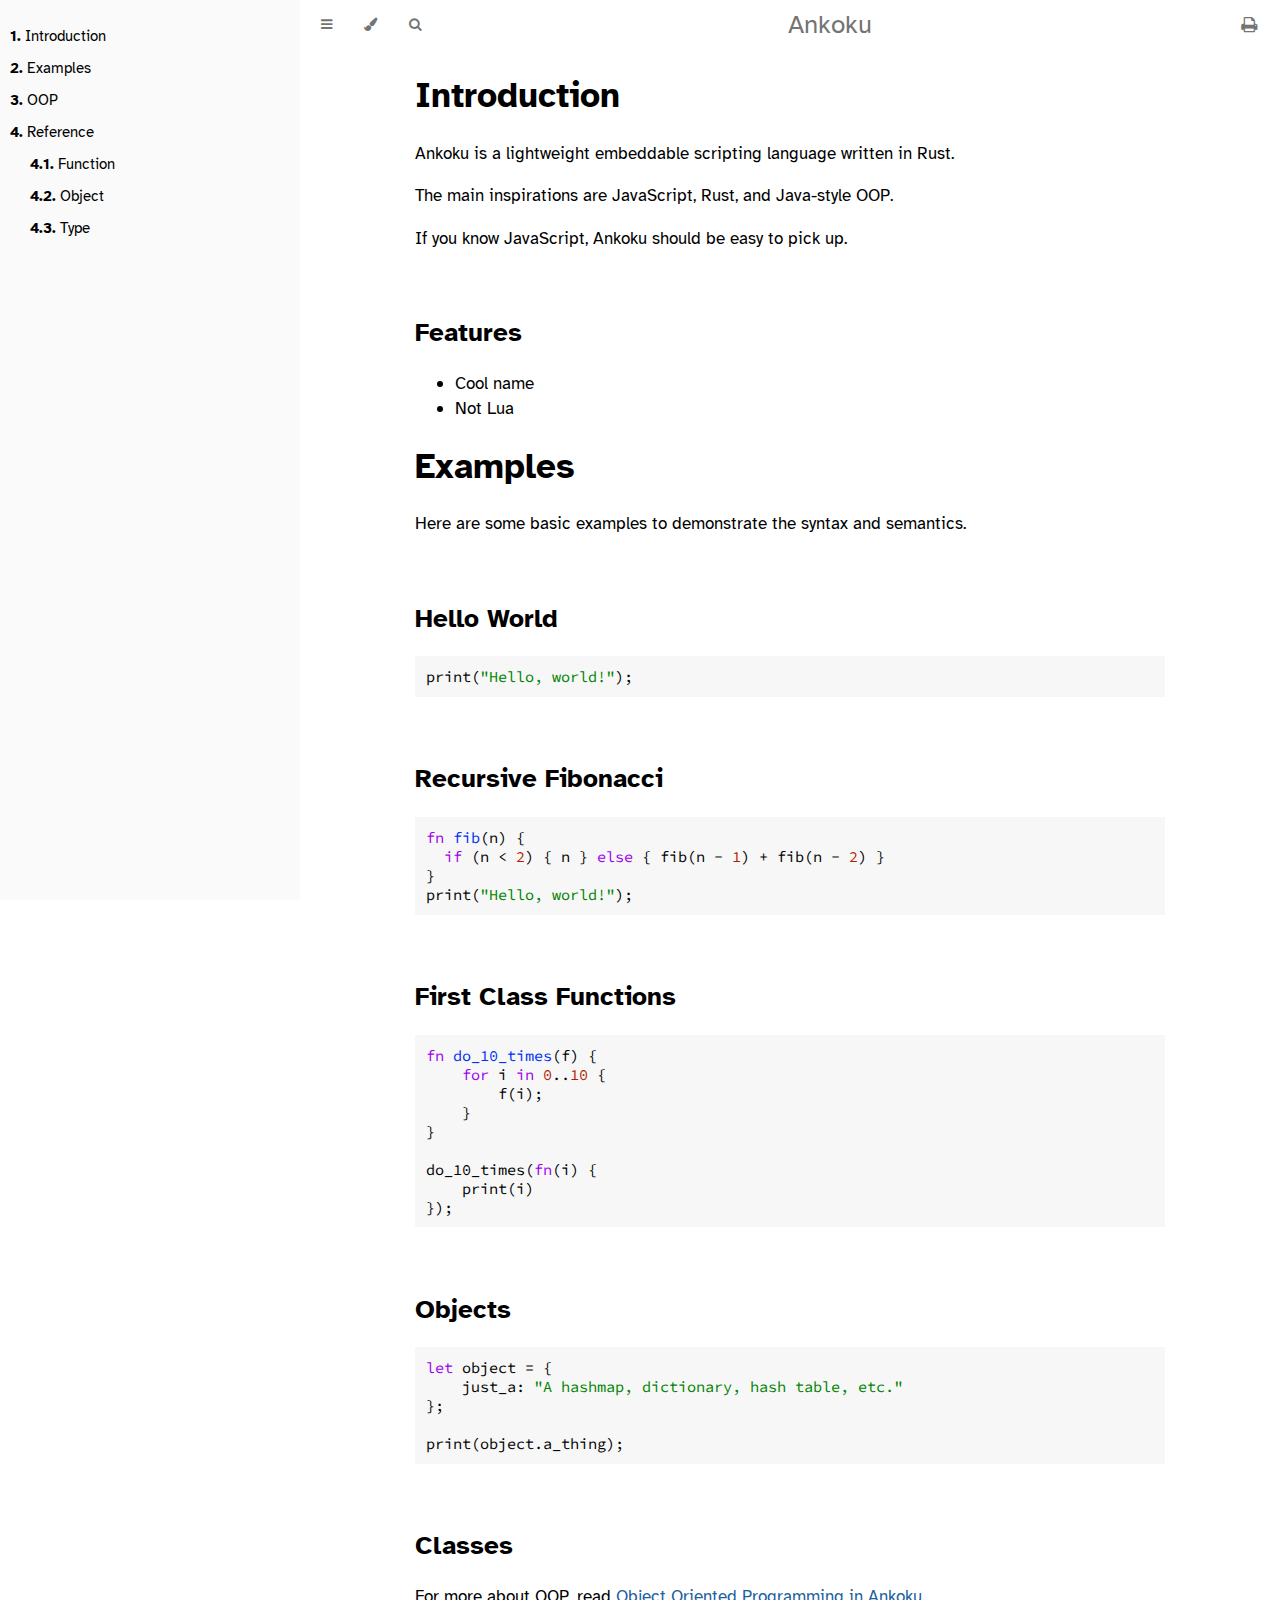
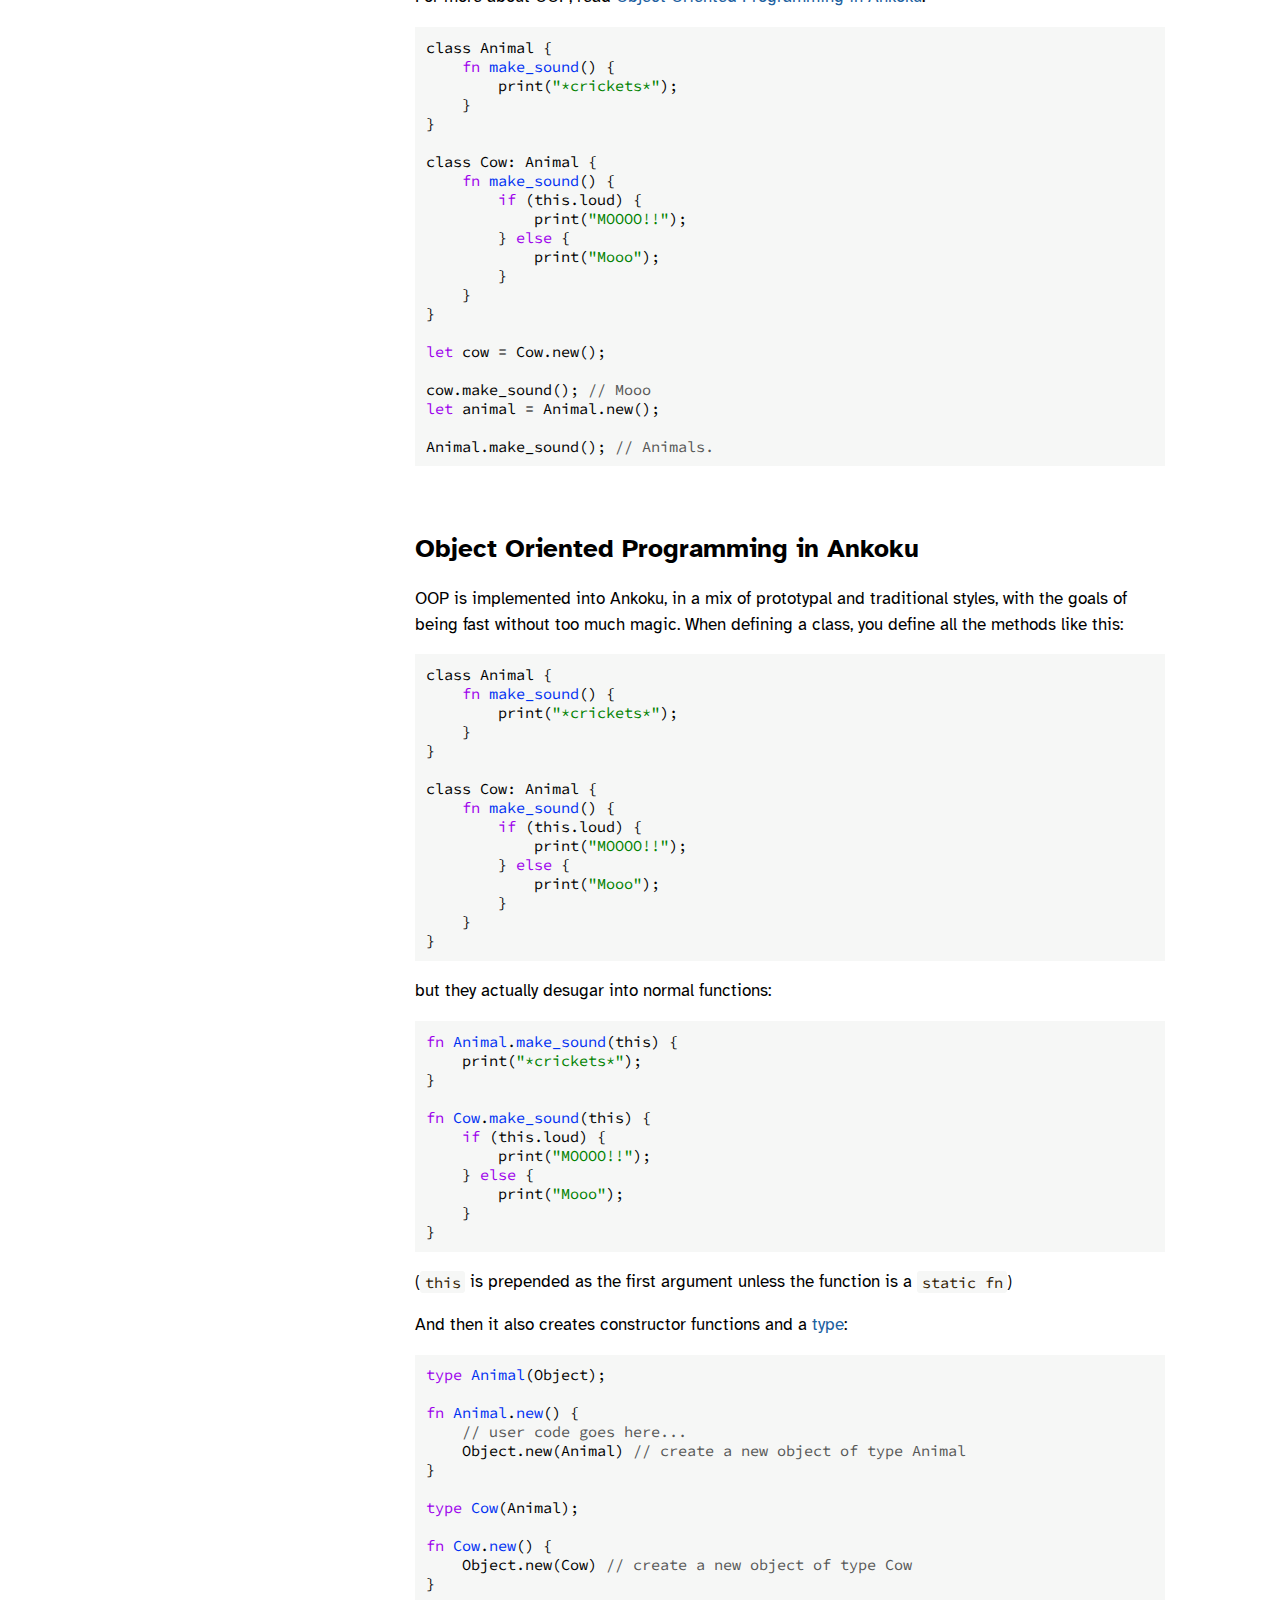
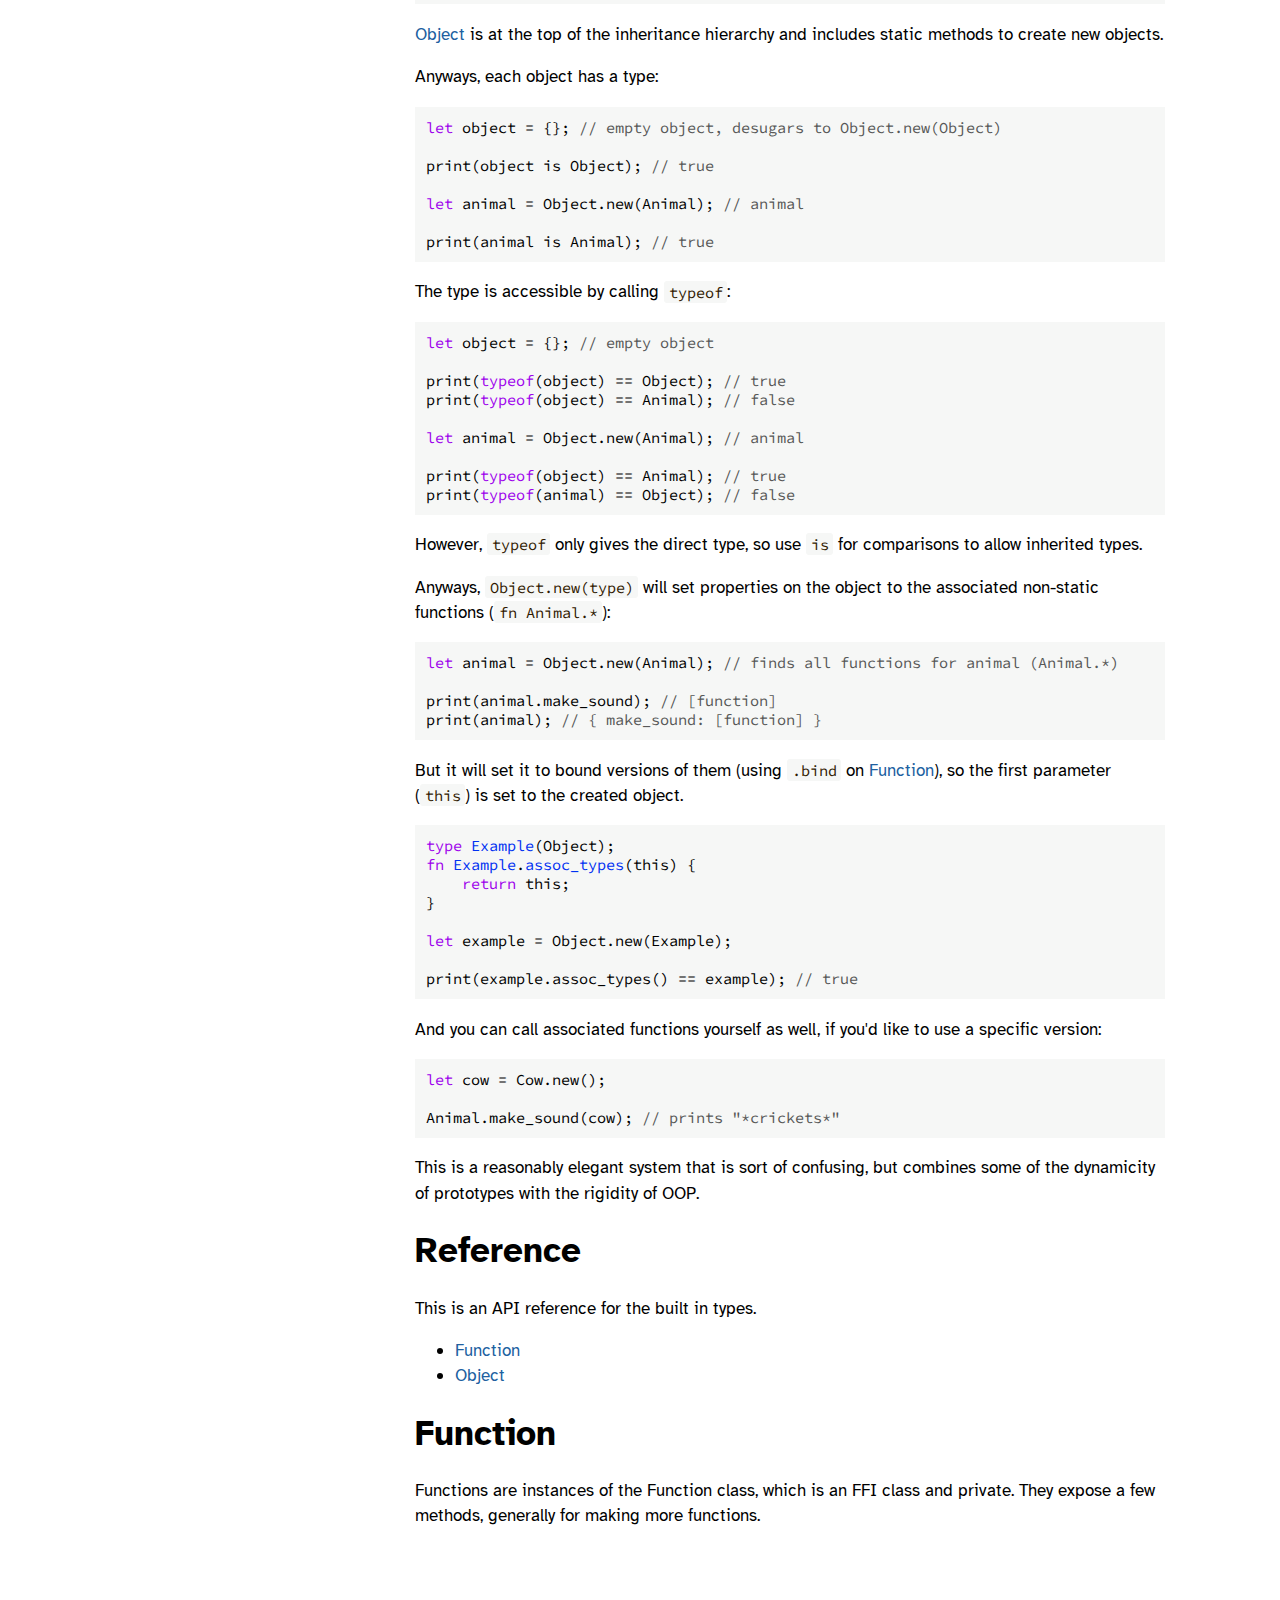
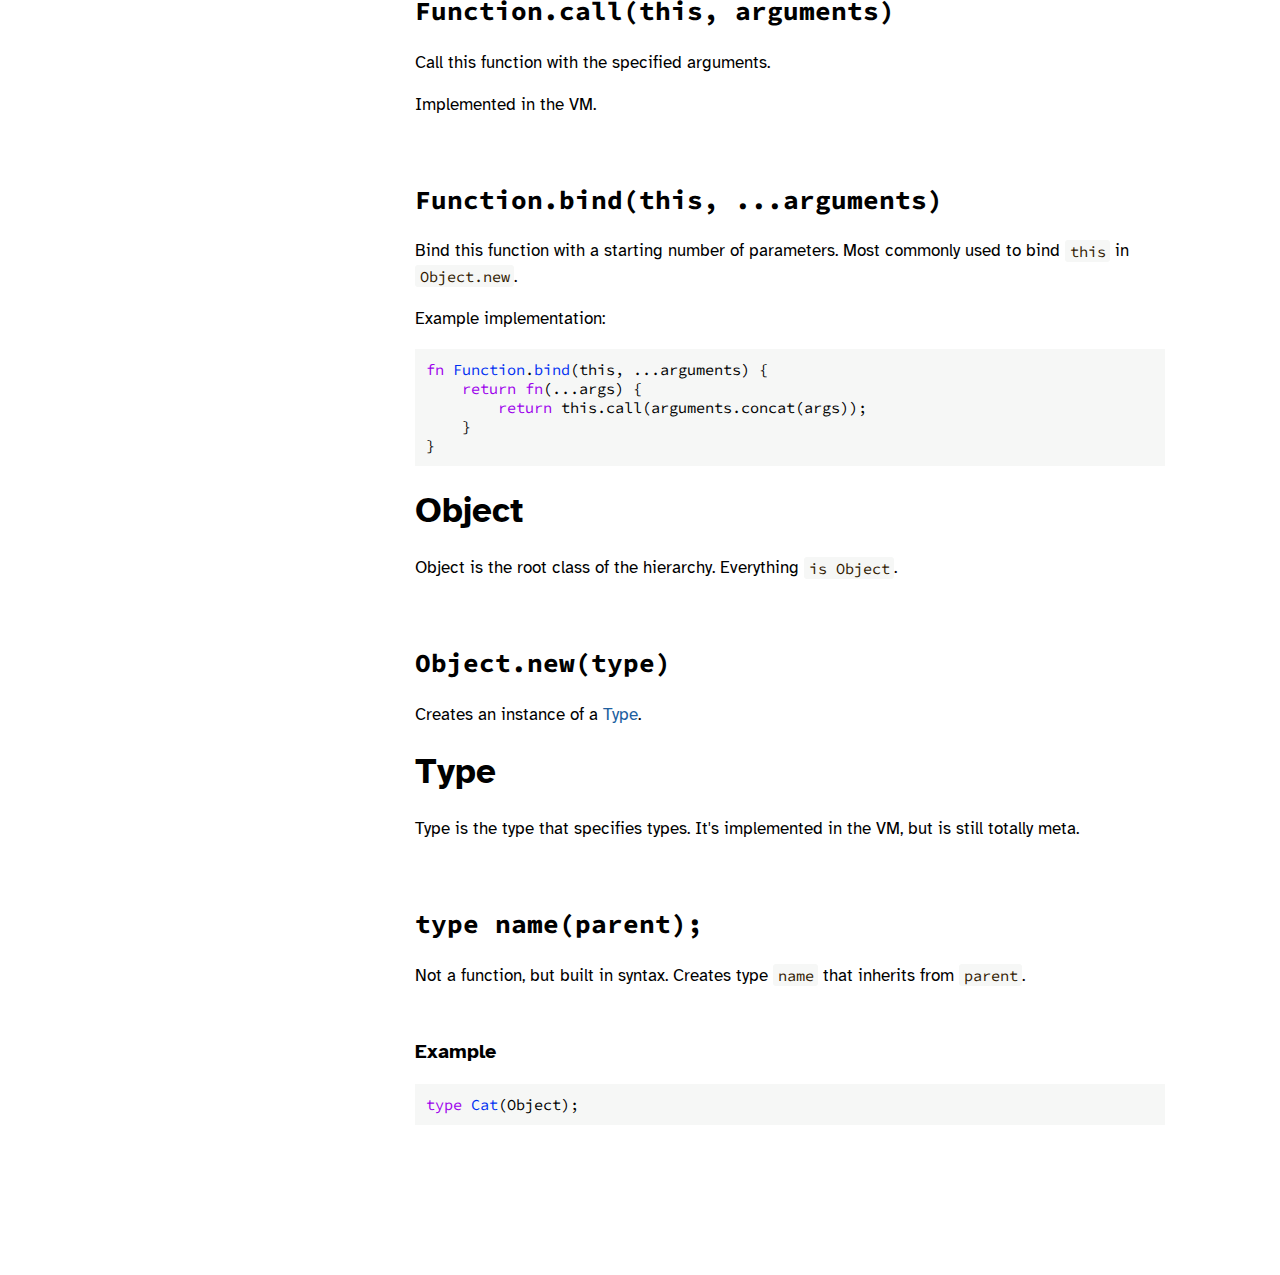
<file: print.html>
<!DOCTYPE HTML>
<html lang="en" class="sidebar-visible no-js light">
    <head>
        <!-- Book generated using mdBook -->
        <meta charset="UTF-8">
        <title>Ankoku</title>
        <meta name="robots" content="noindex" />
        <!-- Custom HTML head -->
        <meta name="description" content="">
        <meta name="viewport" content="width=device-width, initial-scale=1">
        <meta name="theme-color" content="#ffffff" />

        <link rel="icon" href="favicon.svg">
        <link rel="shortcut icon" href="favicon.png">
        <link rel="stylesheet" href="css/variables.css">
        <link rel="stylesheet" href="css/general.css">
        <link rel="stylesheet" href="css/chrome.css">
        <link rel="stylesheet" href="css/print.css" media="print">
        <!-- Fonts -->
        <link rel="stylesheet" href="FontAwesome/css/font-awesome.css">
        <link rel="stylesheet" href="fonts/fonts.css">
        <!-- Highlight.js Stylesheets -->
        <link rel="stylesheet" href="highlight.css">
        <link rel="stylesheet" href="tomorrow-night.css">
        <link rel="stylesheet" href="ayu-highlight.css">

        <!-- Custom theme stylesheets -->
    </head>
    <body>
        <!-- Provide site root to javascript -->
        <script>
            var path_to_root = "";
            var default_theme = window.matchMedia("(prefers-color-scheme: dark)").matches ? "navy" : "light";
        </script>

        <!-- Work around some values being stored in localStorage wrapped in quotes -->
        <script>
            try {
                var theme = localStorage.getItem('mdbook-theme');
                var sidebar = localStorage.getItem('mdbook-sidebar');

                if (theme.startsWith('"') && theme.endsWith('"')) {
                    localStorage.setItem('mdbook-theme', theme.slice(1, theme.length - 1));
                }

                if (sidebar.startsWith('"') && sidebar.endsWith('"')) {
                    localStorage.setItem('mdbook-sidebar', sidebar.slice(1, sidebar.length - 1));
                }
            } catch (e) { }
        </script>

        <!-- Set the theme before any content is loaded, prevents flash -->
        <script>
            var theme;
            try { theme = localStorage.getItem('mdbook-theme'); } catch(e) { }
            if (theme === null || theme === undefined) { theme = default_theme; }
            var html = document.querySelector('html');
            html.classList.remove('no-js')
            html.classList.remove('light')
            html.classList.add(theme);
            html.classList.add('js');
        </script>

        <!-- Hide / unhide sidebar before it is displayed -->
        <script>
            var html = document.querySelector('html');
            var sidebar = 'hidden';
            if (document.body.clientWidth >= 1080) {
                try { sidebar = localStorage.getItem('mdbook-sidebar'); } catch(e) { }
                sidebar = sidebar || 'visible';
            }
            html.classList.remove('sidebar-visible');
            html.classList.add("sidebar-" + sidebar);
        </script>

        <nav id="sidebar" class="sidebar" aria-label="Table of contents">
            <div class="sidebar-scrollbox">
                <ol class="chapter"><li class="chapter-item expanded "><a href="introduction.html"><strong aria-hidden="true">1.</strong> Introduction</a></li><li class="chapter-item expanded "><a href="examples.html"><strong aria-hidden="true">2.</strong> Examples</a></li><li class="chapter-item expanded "><a href="oop.html"><strong aria-hidden="true">3.</strong> OOP</a></li><li class="chapter-item expanded "><a href="reference/index.html"><strong aria-hidden="true">4.</strong> Reference</a></li><li><ol class="section"><li class="chapter-item expanded "><a href="reference/function.html"><strong aria-hidden="true">4.1.</strong> Function</a></li><li class="chapter-item expanded "><a href="reference/object.html"><strong aria-hidden="true">4.2.</strong> Object</a></li><li class="chapter-item expanded "><a href="reference/type.html"><strong aria-hidden="true">4.3.</strong> Type</a></li></ol></li></ol>
            </div>
            <div id="sidebar-resize-handle" class="sidebar-resize-handle"></div>
        </nav>

        <div id="page-wrapper" class="page-wrapper">

            <div class="page">
                <div id="menu-bar-hover-placeholder"></div>
                <div id="menu-bar" class="menu-bar sticky bordered">
                    <div class="left-buttons">
                        <button id="sidebar-toggle" class="icon-button" type="button" title="Toggle Table of Contents" aria-label="Toggle Table of Contents" aria-controls="sidebar">
                            <i class="fa fa-bars"></i>
                        </button>
                        <button id="theme-toggle" class="icon-button" type="button" title="Change theme" aria-label="Change theme" aria-haspopup="true" aria-expanded="false" aria-controls="theme-list">
                            <i class="fa fa-paint-brush"></i>
                        </button>
                        <ul id="theme-list" class="theme-popup" aria-label="Themes" role="menu">
                            <li role="none"><button role="menuitem" class="theme" id="light">Light</button></li>
                            <li role="none"><button role="menuitem" class="theme" id="rust">Rust</button></li>
                            <li role="none"><button role="menuitem" class="theme" id="coal">Coal</button></li>
                            <li role="none"><button role="menuitem" class="theme" id="navy">Navy</button></li>
                            <li role="none"><button role="menuitem" class="theme" id="ayu">Ayu</button></li>
                        </ul>
                        <button id="search-toggle" class="icon-button" type="button" title="Search. (Shortkey: s)" aria-label="Toggle Searchbar" aria-expanded="false" aria-keyshortcuts="S" aria-controls="searchbar">
                            <i class="fa fa-search"></i>
                        </button>
                    </div>

                    <h1 class="menu-title">Ankoku</h1>

                    <div class="right-buttons">
                        <a href="print.html" title="Print this book" aria-label="Print this book">
                            <i id="print-button" class="fa fa-print"></i>
                        </a>
                    </div>
                </div>

                <div id="search-wrapper" class="hidden">
                    <form id="searchbar-outer" class="searchbar-outer">
                        <input type="search" id="searchbar" name="searchbar" placeholder="Search this book ..." aria-controls="searchresults-outer" aria-describedby="searchresults-header">
                    </form>
                    <div id="searchresults-outer" class="searchresults-outer hidden">
                        <div id="searchresults-header" class="searchresults-header"></div>
                        <ul id="searchresults">
                        </ul>
                    </div>
                </div>
                <!-- Apply ARIA attributes after the sidebar and the sidebar toggle button are added to the DOM -->
                <script>
                    document.getElementById('sidebar-toggle').setAttribute('aria-expanded', sidebar === 'visible');
                    document.getElementById('sidebar').setAttribute('aria-hidden', sidebar !== 'visible');
                    Array.from(document.querySelectorAll('#sidebar a')).forEach(function(link) {
                        link.setAttribute('tabIndex', sidebar === 'visible' ? 0 : -1);
                    });
                </script>

                <div id="content" class="content">
                    <main>
                        <h1 id="introduction"><a class="header" href="#introduction">Introduction</a></h1>
<p>Ankoku is a lightweight embeddable scripting language written in Rust.</p>
<p>The main inspirations are JavaScript, Rust, and Java-style OOP.</p>
<p>If you know JavaScript, Ankoku should be easy to pick up.</p>
<h2 id="features"><a class="header" href="#features">Features</a></h2>
<ul>
<li>Cool name</li>
<li>Not Lua</li>
</ul>
<div style="break-before: page; page-break-before: always;"></div><h1 id="examples"><a class="header" href="#examples">Examples</a></h1>
<p>Here are some basic examples to demonstrate the syntax and semantics.</p>
<h2 id="hello-world"><a class="header" href="#hello-world">Hello World</a></h2>
<pre><code class="language-rust ignore">print(&quot;Hello, world!&quot;);</code></pre>
<h2 id="recursive-fibonacci"><a class="header" href="#recursive-fibonacci">Recursive Fibonacci</a></h2>
<pre><code class="language-rust ignore">fn fib(n) {
  if (n &lt; 2) { n } else { fib(n - 1) + fib(n - 2) }
}
print(&quot;Hello, world!&quot;);</code></pre>
<h2 id="first-class-functions"><a class="header" href="#first-class-functions">First Class Functions</a></h2>
<pre><code class="language-rust ignore">fn do_10_times(f) {
	for i in 0..10 {
		f(i);
	}
}

do_10_times(fn(i) {
	print(i)
});</code></pre>
<h2 id="objects"><a class="header" href="#objects">Objects</a></h2>
<pre><code class="language-rust ignore">let object = {
	just_a: &quot;A hashmap, dictionary, hash table, etc.&quot;
};

print(object.a_thing);</code></pre>
<h2 id="classes"><a class="header" href="#classes">Classes</a></h2>
<p>For more about OOP, read <a href="./oop.html">Object Oriented Programming in Ankoku</a>.</p>
<pre><code class="language-rust ignore">class Animal {
	fn make_sound() {
		print(&quot;*crickets*&quot;);
	}
}

class Cow: Animal {
	fn make_sound() {
		if (this.loud) {
			print(&quot;MOOOO!!&quot;);
		} else {
			print(&quot;Mooo&quot;);
		}
	}
}

let cow = Cow.new();

cow.make_sound(); // Mooo
let animal = Animal.new();

Animal.make_sound(); // Animals.</code></pre>
<div style="break-before: page; page-break-before: always;"></div><h2 id="object-oriented-programming-in-ankoku"><a class="header" href="#object-oriented-programming-in-ankoku">Object Oriented Programming in Ankoku</a></h2>
<p>OOP is implemented into Ankoku, in a mix of prototypal and traditional styles, with the goals of being fast without too much magic. When defining a class, you define all the methods like this:</p>
<pre><code class="language-rust ignore">class Animal {
	fn make_sound() {
		print(&quot;*crickets*&quot;);
	}
}

class Cow: Animal {
	fn make_sound() {
		if (this.loud) {
			print(&quot;MOOOO!!&quot;);
		} else {
			print(&quot;Mooo&quot;);
		}
	}
}</code></pre>
<p>but they actually desugar into normal functions:</p>
<pre><code class="language-rust ignore">fn Animal.make_sound(this) {
	print(&quot;*crickets*&quot;);
}

fn Cow.make_sound(this) {
	if (this.loud) {
		print(&quot;MOOOO!!&quot;);
	} else {
		print(&quot;Mooo&quot;);
	}
}</code></pre>
<p>(<code>this</code> is prepended as the first argument unless the function is a <code>static fn</code>)</p>
<p>And then it also creates constructor functions and a <a href="./reference/type.html">type</a>:</p>
<pre><code class="language-rust ignore">type Animal(Object);

fn Animal.new() {
	// user code goes here...
	Object.new(Animal) // create a new object of type Animal
}

type Cow(Animal);

fn Cow.new() {
	Object.new(Cow) // create a new object of type Cow
}</code></pre>
<p><a href="./reference/object.html">Object</a> is at the top of the inheritance hierarchy and includes static methods to create new objects.</p>
<p>Anyways, each object has a type:</p>
<pre><code class="language-rust ignore">let object = {}; // empty object, desugars to Object.new(Object)

print(object is Object); // true

let animal = Object.new(Animal); // animal

print(animal is Animal); // true</code></pre>
<p>The type is accessible by calling <code>typeof</code>:</p>
<pre><code class="language-rust ignore">let object = {}; // empty object

print(typeof(object) == Object); // true
print(typeof(object) == Animal); // false

let animal = Object.new(Animal); // animal

print(typeof(object) == Animal); // true
print(typeof(animal) == Object); // false</code></pre>
<p>However, <code>typeof</code> only gives the direct type, so use <code>is</code> for comparisons to allow inherited types.</p>
<p>Anyways, <code>Object.new(type)</code> will set properties on the object to the associated non-static functions (<code>fn Animal.*</code>):</p>
<pre><code class="language-rust ignore">let animal = Object.new(Animal); // finds all functions for animal (Animal.*)

print(animal.make_sound); // [function]
print(animal); // { make_sound: [function] }</code></pre>
<p>But it will set it to bound versions of them (using <code>.bind</code> on <a href="reference/function.html">Function</a>), so the first parameter (<code>this</code>) is set to the created object.</p>
<pre><code class="language-rust ignore">type Example(Object);
fn Example.assoc_types(this) {
	return this;
}

let example = Object.new(Example);

print(example.assoc_types() == example); // true</code></pre>
<p>And you can call associated functions yourself as well, if you'd like to use a specific version:</p>
<pre><code class="language-rust ignore">let cow = Cow.new();

Animal.make_sound(cow); // prints &quot;*crickets*&quot;</code></pre>
<p>This is a reasonably elegant system that is sort of confusing, but combines some of the dynamicity of prototypes with the rigidity of OOP.</p>
<div style="break-before: page; page-break-before: always;"></div><h1 id="reference"><a class="header" href="#reference">Reference</a></h1>
<p>This is an API reference for the built in types.</p>
<ul>
<li><a href="reference/./function.html">Function</a></li>
<li><a href="reference/./object.html">Object</a></li>
</ul>
<div style="break-before: page; page-break-before: always;"></div><h1 id="function"><a class="header" href="#function">Function</a></h1>
<p>Functions are instances of the Function class, which is an FFI class and private. They expose a few methods, generally for making more functions.</p>
<h2 id="functioncallthis-arguments"><a class="header" href="#functioncallthis-arguments"><code>Function.call(this, arguments)</code></a></h2>
<p>Call this function with the specified arguments.</p>
<p>Implemented in the VM.</p>
<h2 id="functionbindthis-arguments"><a class="header" href="#functionbindthis-arguments"><code>Function.bind(this, ...arguments)</code></a></h2>
<p>Bind this function with a starting number of parameters. Most commonly used to bind <code>this</code> in <code>Object.new</code>.</p>
<p>Example implementation:</p>
<pre><code class="language-rust ignore">fn Function.bind(this, ...arguments) {
	return fn(...args) {
		return this.call(arguments.concat(args));
	}
}</code></pre>
<div style="break-before: page; page-break-before: always;"></div><h1 id="object"><a class="header" href="#object">Object</a></h1>
<p>Object is the root class of the hierarchy. Everything <code>is Object</code>.</p>
<h2 id="objectnewtype"><a class="header" href="#objectnewtype"><code>Object.new(type)</code></a></h2>
<p>Creates an instance of a <a href="reference/./type.html">Type</a>.</p>
<div style="break-before: page; page-break-before: always;"></div><h1 id="type"><a class="header" href="#type">Type</a></h1>
<p>Type is the type that specifies types. It's implemented in the VM, but is still totally meta.</p>
<h2 id="type-nameparent"><a class="header" href="#type-nameparent"><code>type name(parent);</code></a></h2>
<p>Not a function, but built in syntax. Creates type <code>name</code> that inherits from <code>parent</code>.</p>
<h3 id="example"><a class="header" href="#example">Example</a></h3>
<pre><code class="language-rust ignore">type Cat(Object);</code></pre>

                    </main>

                    <nav class="nav-wrapper" aria-label="Page navigation">
                        <!-- Mobile navigation buttons -->
                        <div style="clear: both"></div>
                    </nav>
                </div>
            </div>

            <nav class="nav-wide-wrapper" aria-label="Page navigation">
            </nav>

        </div>

        <script>
            window.playground_copyable = true;
        </script>
        <script src="ace.js"></script>
        <script src="editor.js"></script>
        <script src="mode-rust.js"></script>
        <script src="theme-dawn.js"></script>
        <script src="theme-tomorrow_night.js"></script>
        <script src="elasticlunr.min.js"></script>
        <script src="mark.min.js"></script>
        <script src="searcher.js"></script>
        <script src="clipboard.min.js"></script>
        <script src="highlight.js"></script>
        <script src="book.js"></script>

        <!-- Custom JS scripts -->
        <script>
        window.addEventListener('load', function() {
            window.setTimeout(window.print, 100);
        });
        </script>
    </body>
</html>
</file>
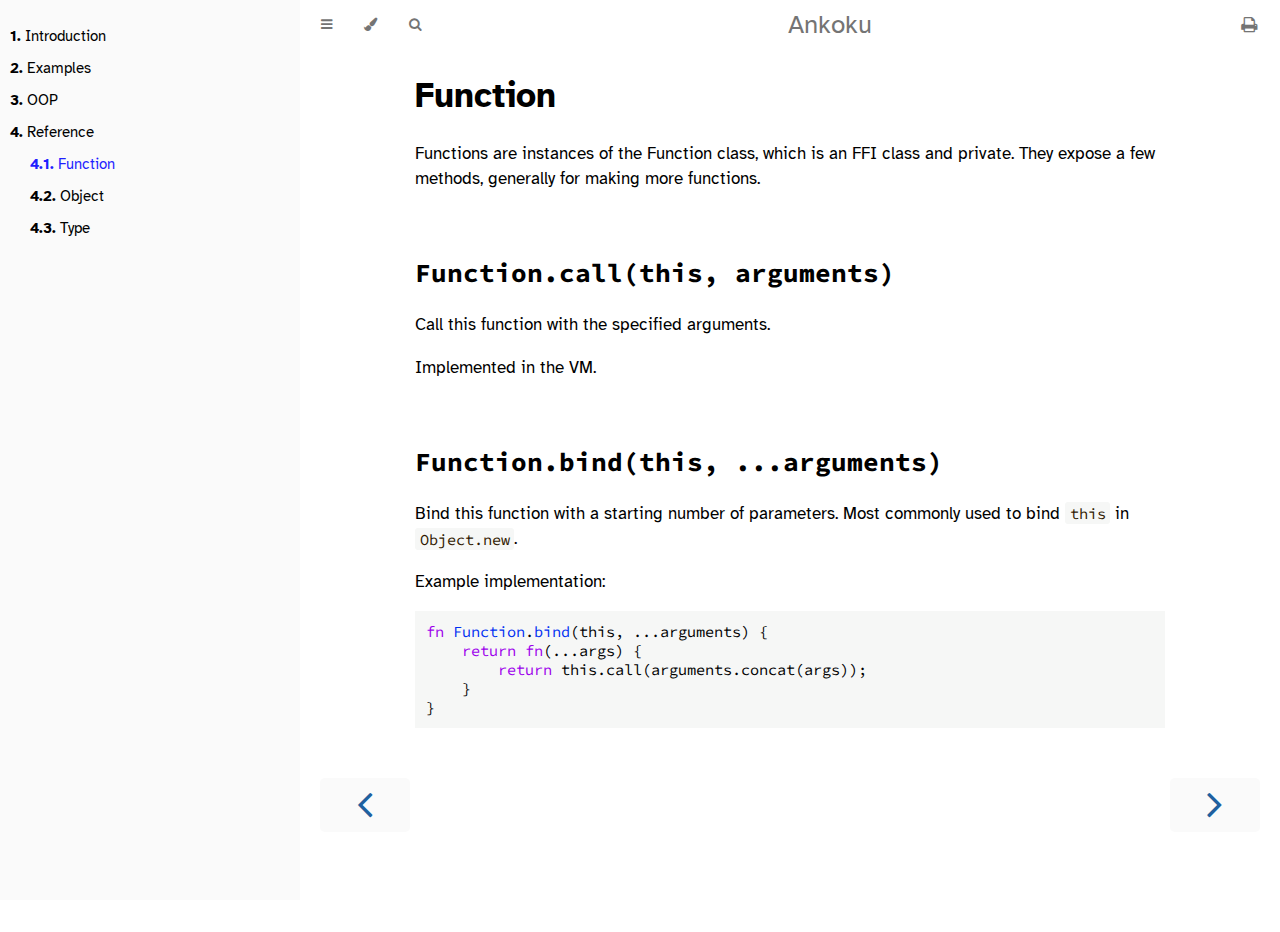
<file: reference/function.html>
<!DOCTYPE HTML>
<html lang="en" class="sidebar-visible no-js light">
    <head>
        <!-- Book generated using mdBook -->
        <meta charset="UTF-8">
        <title>Function - Ankoku</title>
        <!-- Custom HTML head -->
        <meta name="description" content="">
        <meta name="viewport" content="width=device-width, initial-scale=1">
        <meta name="theme-color" content="#ffffff" />

        <link rel="icon" href="../favicon.svg">
        <link rel="shortcut icon" href="../favicon.png">
        <link rel="stylesheet" href="../css/variables.css">
        <link rel="stylesheet" href="../css/general.css">
        <link rel="stylesheet" href="../css/chrome.css">
        <link rel="stylesheet" href="../css/print.css" media="print">
        <!-- Fonts -->
        <link rel="stylesheet" href="../FontAwesome/css/font-awesome.css">
        <link rel="stylesheet" href="../fonts/fonts.css">
        <!-- Highlight.js Stylesheets -->
        <link rel="stylesheet" href="../highlight.css">
        <link rel="stylesheet" href="../tomorrow-night.css">
        <link rel="stylesheet" href="../ayu-highlight.css">

        <!-- Custom theme stylesheets -->
    </head>
    <body>
        <!-- Provide site root to javascript -->
        <script>
            var path_to_root = "../";
            var default_theme = window.matchMedia("(prefers-color-scheme: dark)").matches ? "navy" : "light";
        </script>

        <!-- Work around some values being stored in localStorage wrapped in quotes -->
        <script>
            try {
                var theme = localStorage.getItem('mdbook-theme');
                var sidebar = localStorage.getItem('mdbook-sidebar');

                if (theme.startsWith('"') && theme.endsWith('"')) {
                    localStorage.setItem('mdbook-theme', theme.slice(1, theme.length - 1));
                }

                if (sidebar.startsWith('"') && sidebar.endsWith('"')) {
                    localStorage.setItem('mdbook-sidebar', sidebar.slice(1, sidebar.length - 1));
                }
            } catch (e) { }
        </script>

        <!-- Set the theme before any content is loaded, prevents flash -->
        <script>
            var theme;
            try { theme = localStorage.getItem('mdbook-theme'); } catch(e) { }
            if (theme === null || theme === undefined) { theme = default_theme; }
            var html = document.querySelector('html');
            html.classList.remove('no-js')
            html.classList.remove('light')
            html.classList.add(theme);
            html.classList.add('js');
        </script>

        <!-- Hide / unhide sidebar before it is displayed -->
        <script>
            var html = document.querySelector('html');
            var sidebar = 'hidden';
            if (document.body.clientWidth >= 1080) {
                try { sidebar = localStorage.getItem('mdbook-sidebar'); } catch(e) { }
                sidebar = sidebar || 'visible';
            }
            html.classList.remove('sidebar-visible');
            html.classList.add("sidebar-" + sidebar);
        </script>

        <nav id="sidebar" class="sidebar" aria-label="Table of contents">
            <div class="sidebar-scrollbox">
                <ol class="chapter"><li class="chapter-item expanded "><a href="../introduction.html"><strong aria-hidden="true">1.</strong> Introduction</a></li><li class="chapter-item expanded "><a href="../examples.html"><strong aria-hidden="true">2.</strong> Examples</a></li><li class="chapter-item expanded "><a href="../oop.html"><strong aria-hidden="true">3.</strong> OOP</a></li><li class="chapter-item expanded "><a href="../reference/index.html"><strong aria-hidden="true">4.</strong> Reference</a></li><li><ol class="section"><li class="chapter-item expanded "><a href="../reference/function.html" class="active"><strong aria-hidden="true">4.1.</strong> Function</a></li><li class="chapter-item expanded "><a href="../reference/object.html"><strong aria-hidden="true">4.2.</strong> Object</a></li><li class="chapter-item expanded "><a href="../reference/type.html"><strong aria-hidden="true">4.3.</strong> Type</a></li></ol></li></ol>
            </div>
            <div id="sidebar-resize-handle" class="sidebar-resize-handle"></div>
        </nav>

        <div id="page-wrapper" class="page-wrapper">

            <div class="page">
                <div id="menu-bar-hover-placeholder"></div>
                <div id="menu-bar" class="menu-bar sticky bordered">
                    <div class="left-buttons">
                        <button id="sidebar-toggle" class="icon-button" type="button" title="Toggle Table of Contents" aria-label="Toggle Table of Contents" aria-controls="sidebar">
                            <i class="fa fa-bars"></i>
                        </button>
                        <button id="theme-toggle" class="icon-button" type="button" title="Change theme" aria-label="Change theme" aria-haspopup="true" aria-expanded="false" aria-controls="theme-list">
                            <i class="fa fa-paint-brush"></i>
                        </button>
                        <ul id="theme-list" class="theme-popup" aria-label="Themes" role="menu">
                            <li role="none"><button role="menuitem" class="theme" id="light">Light</button></li>
                            <li role="none"><button role="menuitem" class="theme" id="rust">Rust</button></li>
                            <li role="none"><button role="menuitem" class="theme" id="coal">Coal</button></li>
                            <li role="none"><button role="menuitem" class="theme" id="navy">Navy</button></li>
                            <li role="none"><button role="menuitem" class="theme" id="ayu">Ayu</button></li>
                        </ul>
                        <button id="search-toggle" class="icon-button" type="button" title="Search. (Shortkey: s)" aria-label="Toggle Searchbar" aria-expanded="false" aria-keyshortcuts="S" aria-controls="searchbar">
                            <i class="fa fa-search"></i>
                        </button>
                    </div>

                    <h1 class="menu-title">Ankoku</h1>

                    <div class="right-buttons">
                        <a href="../print.html" title="Print this book" aria-label="Print this book">
                            <i id="print-button" class="fa fa-print"></i>
                        </a>
                    </div>
                </div>

                <div id="search-wrapper" class="hidden">
                    <form id="searchbar-outer" class="searchbar-outer">
                        <input type="search" id="searchbar" name="searchbar" placeholder="Search this book ..." aria-controls="searchresults-outer" aria-describedby="searchresults-header">
                    </form>
                    <div id="searchresults-outer" class="searchresults-outer hidden">
                        <div id="searchresults-header" class="searchresults-header"></div>
                        <ul id="searchresults">
                        </ul>
                    </div>
                </div>
                <!-- Apply ARIA attributes after the sidebar and the sidebar toggle button are added to the DOM -->
                <script>
                    document.getElementById('sidebar-toggle').setAttribute('aria-expanded', sidebar === 'visible');
                    document.getElementById('sidebar').setAttribute('aria-hidden', sidebar !== 'visible');
                    Array.from(document.querySelectorAll('#sidebar a')).forEach(function(link) {
                        link.setAttribute('tabIndex', sidebar === 'visible' ? 0 : -1);
                    });
                </script>

                <div id="content" class="content">
                    <main>
                        <h1 id="function"><a class="header" href="#function">Function</a></h1>
<p>Functions are instances of the Function class, which is an FFI class and private. They expose a few methods, generally for making more functions.</p>
<h2 id="functioncallthis-arguments"><a class="header" href="#functioncallthis-arguments"><code>Function.call(this, arguments)</code></a></h2>
<p>Call this function with the specified arguments.</p>
<p>Implemented in the VM.</p>
<h2 id="functionbindthis-arguments"><a class="header" href="#functionbindthis-arguments"><code>Function.bind(this, ...arguments)</code></a></h2>
<p>Bind this function with a starting number of parameters. Most commonly used to bind <code>this</code> in <code>Object.new</code>.</p>
<p>Example implementation:</p>
<pre><code class="language-rust ignore">fn Function.bind(this, ...arguments) {
	return fn(...args) {
		return this.call(arguments.concat(args));
	}
}</code></pre>

                    </main>

                    <nav class="nav-wrapper" aria-label="Page navigation">
                        <!-- Mobile navigation buttons -->
                            <a rel="prev" href="../reference/index.html" class="mobile-nav-chapters previous" title="Previous chapter" aria-label="Previous chapter" aria-keyshortcuts="Left">
                                <i class="fa fa-angle-left"></i>
                            </a>
                            <a rel="next" href="../reference/object.html" class="mobile-nav-chapters next" title="Next chapter" aria-label="Next chapter" aria-keyshortcuts="Right">
                                <i class="fa fa-angle-right"></i>
                            </a>
                        <div style="clear: both"></div>
                    </nav>
                </div>
            </div>

            <nav class="nav-wide-wrapper" aria-label="Page navigation">
                    <a rel="prev" href="../reference/index.html" class="nav-chapters previous" title="Previous chapter" aria-label="Previous chapter" aria-keyshortcuts="Left">
                        <i class="fa fa-angle-left"></i>
                    </a>
                    <a rel="next" href="../reference/object.html" class="nav-chapters next" title="Next chapter" aria-label="Next chapter" aria-keyshortcuts="Right">
                        <i class="fa fa-angle-right"></i>
                    </a>
            </nav>

        </div>

        <script>
            window.playground_copyable = true;
        </script>
        <script src="../ace.js"></script>
        <script src="../editor.js"></script>
        <script src="../mode-rust.js"></script>
        <script src="../theme-dawn.js"></script>
        <script src="../theme-tomorrow_night.js"></script>
        <script src="../elasticlunr.min.js"></script>
        <script src="../mark.min.js"></script>
        <script src="../searcher.js"></script>
        <script src="../clipboard.min.js"></script>
        <script src="../highlight.js"></script>
        <script src="../book.js"></script>

        <!-- Custom JS scripts -->
    </body>
</html>
</file>
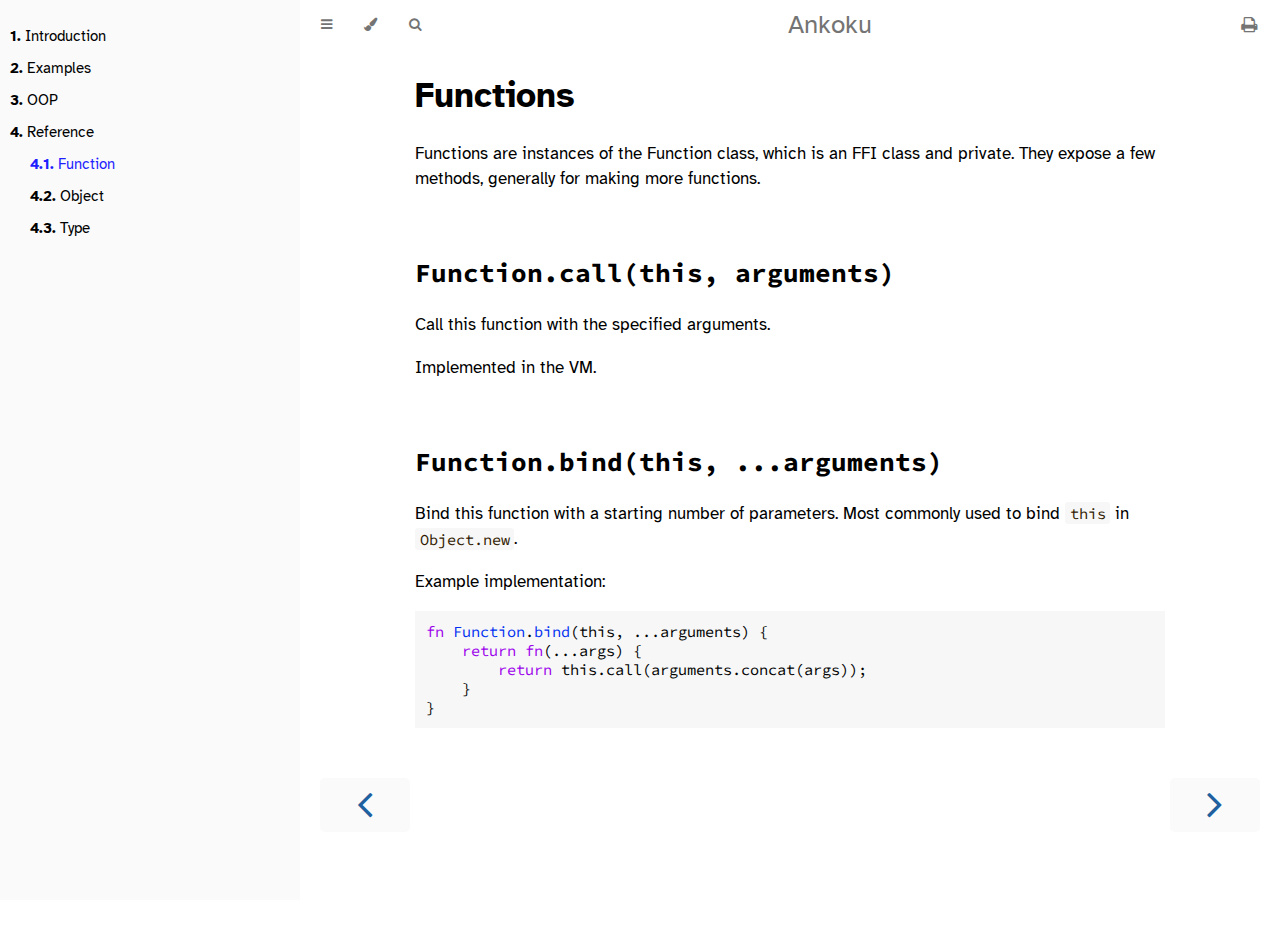
<file: reference/functions.html>
<!DOCTYPE HTML>
<html lang="en" class="sidebar-visible no-js light">
    <head>
        <!-- Book generated using mdBook -->
        <meta charset="UTF-8">
        <title>Function - Ankoku</title>
        <!-- Custom HTML head -->
        <meta name="description" content="">
        <meta name="viewport" content="width=device-width, initial-scale=1">
        <meta name="theme-color" content="#ffffff" />

        <link rel="icon" href="../favicon.svg">
        <link rel="shortcut icon" href="../favicon.png">
        <link rel="stylesheet" href="../css/variables.css">
        <link rel="stylesheet" href="../css/general.css">
        <link rel="stylesheet" href="../css/chrome.css">
        <link rel="stylesheet" href="../css/print.css" media="print">
        <!-- Fonts -->
        <link rel="stylesheet" href="../FontAwesome/css/font-awesome.css">
        <link rel="stylesheet" href="../fonts/fonts.css">
        <!-- Highlight.js Stylesheets -->
        <link rel="stylesheet" href="../highlight.css">
        <link rel="stylesheet" href="../tomorrow-night.css">
        <link rel="stylesheet" href="../ayu-highlight.css">

        <!-- Custom theme stylesheets -->
    </head>
    <body>
        <!-- Provide site root to javascript -->
        <script>
            var path_to_root = "../";
            var default_theme = window.matchMedia("(prefers-color-scheme: dark)").matches ? "navy" : "light";
        </script>

        <!-- Work around some values being stored in localStorage wrapped in quotes -->
        <script>
            try {
                var theme = localStorage.getItem('mdbook-theme');
                var sidebar = localStorage.getItem('mdbook-sidebar');

                if (theme.startsWith('"') && theme.endsWith('"')) {
                    localStorage.setItem('mdbook-theme', theme.slice(1, theme.length - 1));
                }

                if (sidebar.startsWith('"') && sidebar.endsWith('"')) {
                    localStorage.setItem('mdbook-sidebar', sidebar.slice(1, sidebar.length - 1));
                }
            } catch (e) { }
        </script>

        <!-- Set the theme before any content is loaded, prevents flash -->
        <script>
            var theme;
            try { theme = localStorage.getItem('mdbook-theme'); } catch(e) { }
            if (theme === null || theme === undefined) { theme = default_theme; }
            var html = document.querySelector('html');
            html.classList.remove('no-js')
            html.classList.remove('light')
            html.classList.add(theme);
            html.classList.add('js');
        </script>

        <!-- Hide / unhide sidebar before it is displayed -->
        <script>
            var html = document.querySelector('html');
            var sidebar = 'hidden';
            if (document.body.clientWidth >= 1080) {
                try { sidebar = localStorage.getItem('mdbook-sidebar'); } catch(e) { }
                sidebar = sidebar || 'visible';
            }
            html.classList.remove('sidebar-visible');
            html.classList.add("sidebar-" + sidebar);
        </script>

        <nav id="sidebar" class="sidebar" aria-label="Table of contents">
            <div class="sidebar-scrollbox">
                <ol class="chapter"><li class="chapter-item expanded "><a href="../introduction.html"><strong aria-hidden="true">1.</strong> Introduction</a></li><li class="chapter-item expanded "><a href="../examples.html"><strong aria-hidden="true">2.</strong> Examples</a></li><li class="chapter-item expanded "><a href="../oop.html"><strong aria-hidden="true">3.</strong> OOP</a></li><li class="chapter-item expanded "><a href="../reference/index.html"><strong aria-hidden="true">4.</strong> Reference</a></li><li><ol class="section"><li class="chapter-item expanded "><a href="../reference/functions.html" class="active"><strong aria-hidden="true">4.1.</strong> Function</a></li><li class="chapter-item expanded "><a href="../reference/object.html"><strong aria-hidden="true">4.2.</strong> Object</a></li><li class="chapter-item expanded "><a href="../reference/type.html"><strong aria-hidden="true">4.3.</strong> Type</a></li></ol></li></ol>
            </div>
            <div id="sidebar-resize-handle" class="sidebar-resize-handle"></div>
        </nav>

        <div id="page-wrapper" class="page-wrapper">

            <div class="page">
                <div id="menu-bar-hover-placeholder"></div>
                <div id="menu-bar" class="menu-bar sticky bordered">
                    <div class="left-buttons">
                        <button id="sidebar-toggle" class="icon-button" type="button" title="Toggle Table of Contents" aria-label="Toggle Table of Contents" aria-controls="sidebar">
                            <i class="fa fa-bars"></i>
                        </button>
                        <button id="theme-toggle" class="icon-button" type="button" title="Change theme" aria-label="Change theme" aria-haspopup="true" aria-expanded="false" aria-controls="theme-list">
                            <i class="fa fa-paint-brush"></i>
                        </button>
                        <ul id="theme-list" class="theme-popup" aria-label="Themes" role="menu">
                            <li role="none"><button role="menuitem" class="theme" id="light">Light</button></li>
                            <li role="none"><button role="menuitem" class="theme" id="rust">Rust</button></li>
                            <li role="none"><button role="menuitem" class="theme" id="coal">Coal</button></li>
                            <li role="none"><button role="menuitem" class="theme" id="navy">Navy</button></li>
                            <li role="none"><button role="menuitem" class="theme" id="ayu">Ayu</button></li>
                        </ul>
                        <button id="search-toggle" class="icon-button" type="button" title="Search. (Shortkey: s)" aria-label="Toggle Searchbar" aria-expanded="false" aria-keyshortcuts="S" aria-controls="searchbar">
                            <i class="fa fa-search"></i>
                        </button>
                    </div>

                    <h1 class="menu-title">Ankoku</h1>

                    <div class="right-buttons">
                        <a href="../print.html" title="Print this book" aria-label="Print this book">
                            <i id="print-button" class="fa fa-print"></i>
                        </a>
                    </div>
                </div>

                <div id="search-wrapper" class="hidden">
                    <form id="searchbar-outer" class="searchbar-outer">
                        <input type="search" id="searchbar" name="searchbar" placeholder="Search this book ..." aria-controls="searchresults-outer" aria-describedby="searchresults-header">
                    </form>
                    <div id="searchresults-outer" class="searchresults-outer hidden">
                        <div id="searchresults-header" class="searchresults-header"></div>
                        <ul id="searchresults">
                        </ul>
                    </div>
                </div>
                <!-- Apply ARIA attributes after the sidebar and the sidebar toggle button are added to the DOM -->
                <script>
                    document.getElementById('sidebar-toggle').setAttribute('aria-expanded', sidebar === 'visible');
                    document.getElementById('sidebar').setAttribute('aria-hidden', sidebar !== 'visible');
                    Array.from(document.querySelectorAll('#sidebar a')).forEach(function(link) {
                        link.setAttribute('tabIndex', sidebar === 'visible' ? 0 : -1);
                    });
                </script>

                <div id="content" class="content">
                    <main>
                        <h1 id="functions"><a class="header" href="#functions">Functions</a></h1>
<p>Functions are instances of the Function class, which is an FFI class and private. They expose a few methods, generally for making more functions.</p>
<h2 id="functioncallthis-arguments"><a class="header" href="#functioncallthis-arguments"><code>Function.call(this, arguments)</code></a></h2>
<p>Call this function with the specified arguments.</p>
<p>Implemented in the VM.</p>
<h2 id="functionbindthis-arguments"><a class="header" href="#functionbindthis-arguments"><code>Function.bind(this, ...arguments)</code></a></h2>
<p>Bind this function with a starting number of parameters. Most commonly used to bind <code>this</code> in <code>Object.new</code>.</p>
<p>Example implementation:</p>
<pre><code class="language-rust ignore">fn Function.bind(this, ...arguments) {
	return fn(...args) {
		return this.call(arguments.concat(args));
	}
}</code></pre>

                    </main>

                    <nav class="nav-wrapper" aria-label="Page navigation">
                        <!-- Mobile navigation buttons -->
                            <a rel="prev" href="../reference/index.html" class="mobile-nav-chapters previous" title="Previous chapter" aria-label="Previous chapter" aria-keyshortcuts="Left">
                                <i class="fa fa-angle-left"></i>
                            </a>
                            <a rel="next" href="../reference/object.html" class="mobile-nav-chapters next" title="Next chapter" aria-label="Next chapter" aria-keyshortcuts="Right">
                                <i class="fa fa-angle-right"></i>
                            </a>
                        <div style="clear: both"></div>
                    </nav>
                </div>
            </div>

            <nav class="nav-wide-wrapper" aria-label="Page navigation">
                    <a rel="prev" href="../reference/index.html" class="nav-chapters previous" title="Previous chapter" aria-label="Previous chapter" aria-keyshortcuts="Left">
                        <i class="fa fa-angle-left"></i>
                    </a>
                    <a rel="next" href="../reference/object.html" class="nav-chapters next" title="Next chapter" aria-label="Next chapter" aria-keyshortcuts="Right">
                        <i class="fa fa-angle-right"></i>
                    </a>
            </nav>

        </div>

        <script>
            window.playground_copyable = true;
        </script>
        <script src="../ace.js"></script>
        <script src="../editor.js"></script>
        <script src="../mode-rust.js"></script>
        <script src="../theme-dawn.js"></script>
        <script src="../theme-tomorrow_night.js"></script>
        <script src="../elasticlunr.min.js"></script>
        <script src="../mark.min.js"></script>
        <script src="../searcher.js"></script>
        <script src="../clipboard.min.js"></script>
        <script src="../highlight.js"></script>
        <script src="../book.js"></script>

        <!-- Custom JS scripts -->
    </body>
</html>
</file>
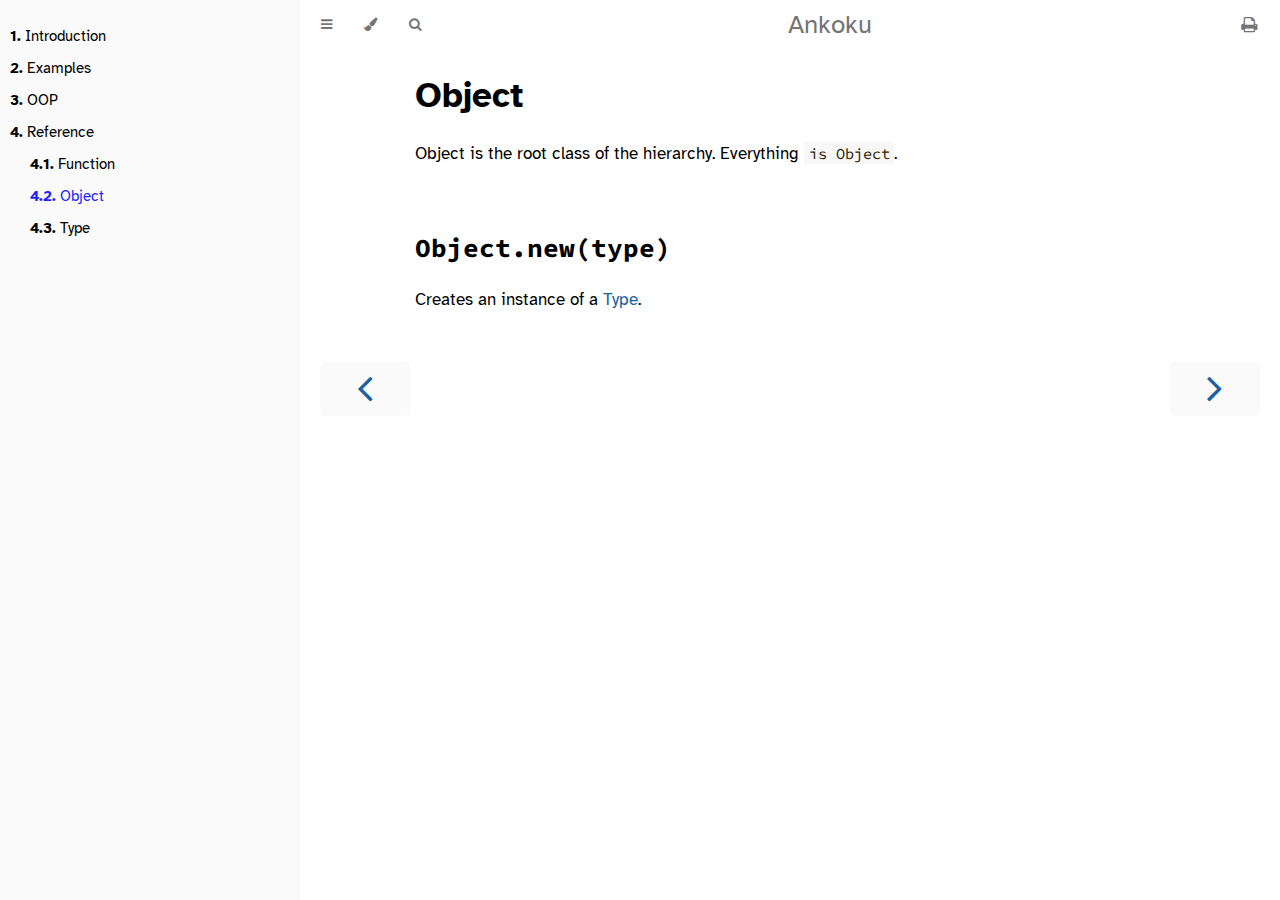
<file: reference/object.html>
<!DOCTYPE HTML>
<html lang="en" class="sidebar-visible no-js light">
    <head>
        <!-- Book generated using mdBook -->
        <meta charset="UTF-8">
        <title>Object - Ankoku</title>
        <!-- Custom HTML head -->
        <meta name="description" content="">
        <meta name="viewport" content="width=device-width, initial-scale=1">
        <meta name="theme-color" content="#ffffff" />

        <link rel="icon" href="../favicon.svg">
        <link rel="shortcut icon" href="../favicon.png">
        <link rel="stylesheet" href="../css/variables.css">
        <link rel="stylesheet" href="../css/general.css">
        <link rel="stylesheet" href="../css/chrome.css">
        <link rel="stylesheet" href="../css/print.css" media="print">
        <!-- Fonts -->
        <link rel="stylesheet" href="../FontAwesome/css/font-awesome.css">
        <link rel="stylesheet" href="../fonts/fonts.css">
        <!-- Highlight.js Stylesheets -->
        <link rel="stylesheet" href="../highlight.css">
        <link rel="stylesheet" href="../tomorrow-night.css">
        <link rel="stylesheet" href="../ayu-highlight.css">

        <!-- Custom theme stylesheets -->
    </head>
    <body>
        <!-- Provide site root to javascript -->
        <script>
            var path_to_root = "../";
            var default_theme = window.matchMedia("(prefers-color-scheme: dark)").matches ? "navy" : "light";
        </script>

        <!-- Work around some values being stored in localStorage wrapped in quotes -->
        <script>
            try {
                var theme = localStorage.getItem('mdbook-theme');
                var sidebar = localStorage.getItem('mdbook-sidebar');

                if (theme.startsWith('"') && theme.endsWith('"')) {
                    localStorage.setItem('mdbook-theme', theme.slice(1, theme.length - 1));
                }

                if (sidebar.startsWith('"') && sidebar.endsWith('"')) {
                    localStorage.setItem('mdbook-sidebar', sidebar.slice(1, sidebar.length - 1));
                }
            } catch (e) { }
        </script>

        <!-- Set the theme before any content is loaded, prevents flash -->
        <script>
            var theme;
            try { theme = localStorage.getItem('mdbook-theme'); } catch(e) { }
            if (theme === null || theme === undefined) { theme = default_theme; }
            var html = document.querySelector('html');
            html.classList.remove('no-js')
            html.classList.remove('light')
            html.classList.add(theme);
            html.classList.add('js');
        </script>

        <!-- Hide / unhide sidebar before it is displayed -->
        <script>
            var html = document.querySelector('html');
            var sidebar = 'hidden';
            if (document.body.clientWidth >= 1080) {
                try { sidebar = localStorage.getItem('mdbook-sidebar'); } catch(e) { }
                sidebar = sidebar || 'visible';
            }
            html.classList.remove('sidebar-visible');
            html.classList.add("sidebar-" + sidebar);
        </script>

        <nav id="sidebar" class="sidebar" aria-label="Table of contents">
            <div class="sidebar-scrollbox">
                <ol class="chapter"><li class="chapter-item expanded "><a href="../introduction.html"><strong aria-hidden="true">1.</strong> Introduction</a></li><li class="chapter-item expanded "><a href="../examples.html"><strong aria-hidden="true">2.</strong> Examples</a></li><li class="chapter-item expanded "><a href="../oop.html"><strong aria-hidden="true">3.</strong> OOP</a></li><li class="chapter-item expanded "><a href="../reference/index.html"><strong aria-hidden="true">4.</strong> Reference</a></li><li><ol class="section"><li class="chapter-item expanded "><a href="../reference/function.html"><strong aria-hidden="true">4.1.</strong> Function</a></li><li class="chapter-item expanded "><a href="../reference/object.html" class="active"><strong aria-hidden="true">4.2.</strong> Object</a></li><li class="chapter-item expanded "><a href="../reference/type.html"><strong aria-hidden="true">4.3.</strong> Type</a></li></ol></li></ol>
            </div>
            <div id="sidebar-resize-handle" class="sidebar-resize-handle"></div>
        </nav>

        <div id="page-wrapper" class="page-wrapper">

            <div class="page">
                <div id="menu-bar-hover-placeholder"></div>
                <div id="menu-bar" class="menu-bar sticky bordered">
                    <div class="left-buttons">
                        <button id="sidebar-toggle" class="icon-button" type="button" title="Toggle Table of Contents" aria-label="Toggle Table of Contents" aria-controls="sidebar">
                            <i class="fa fa-bars"></i>
                        </button>
                        <button id="theme-toggle" class="icon-button" type="button" title="Change theme" aria-label="Change theme" aria-haspopup="true" aria-expanded="false" aria-controls="theme-list">
                            <i class="fa fa-paint-brush"></i>
                        </button>
                        <ul id="theme-list" class="theme-popup" aria-label="Themes" role="menu">
                            <li role="none"><button role="menuitem" class="theme" id="light">Light</button></li>
                            <li role="none"><button role="menuitem" class="theme" id="rust">Rust</button></li>
                            <li role="none"><button role="menuitem" class="theme" id="coal">Coal</button></li>
                            <li role="none"><button role="menuitem" class="theme" id="navy">Navy</button></li>
                            <li role="none"><button role="menuitem" class="theme" id="ayu">Ayu</button></li>
                        </ul>
                        <button id="search-toggle" class="icon-button" type="button" title="Search. (Shortkey: s)" aria-label="Toggle Searchbar" aria-expanded="false" aria-keyshortcuts="S" aria-controls="searchbar">
                            <i class="fa fa-search"></i>
                        </button>
                    </div>

                    <h1 class="menu-title">Ankoku</h1>

                    <div class="right-buttons">
                        <a href="../print.html" title="Print this book" aria-label="Print this book">
                            <i id="print-button" class="fa fa-print"></i>
                        </a>
                    </div>
                </div>

                <div id="search-wrapper" class="hidden">
                    <form id="searchbar-outer" class="searchbar-outer">
                        <input type="search" id="searchbar" name="searchbar" placeholder="Search this book ..." aria-controls="searchresults-outer" aria-describedby="searchresults-header">
                    </form>
                    <div id="searchresults-outer" class="searchresults-outer hidden">
                        <div id="searchresults-header" class="searchresults-header"></div>
                        <ul id="searchresults">
                        </ul>
                    </div>
                </div>
                <!-- Apply ARIA attributes after the sidebar and the sidebar toggle button are added to the DOM -->
                <script>
                    document.getElementById('sidebar-toggle').setAttribute('aria-expanded', sidebar === 'visible');
                    document.getElementById('sidebar').setAttribute('aria-hidden', sidebar !== 'visible');
                    Array.from(document.querySelectorAll('#sidebar a')).forEach(function(link) {
                        link.setAttribute('tabIndex', sidebar === 'visible' ? 0 : -1);
                    });
                </script>

                <div id="content" class="content">
                    <main>
                        <h1 id="object"><a class="header" href="#object">Object</a></h1>
<p>Object is the root class of the hierarchy. Everything <code>is Object</code>.</p>
<h2 id="objectnewtype"><a class="header" href="#objectnewtype"><code>Object.new(type)</code></a></h2>
<p>Creates an instance of a <a href="./type.html">Type</a>.</p>

                    </main>

                    <nav class="nav-wrapper" aria-label="Page navigation">
                        <!-- Mobile navigation buttons -->
                            <a rel="prev" href="../reference/function.html" class="mobile-nav-chapters previous" title="Previous chapter" aria-label="Previous chapter" aria-keyshortcuts="Left">
                                <i class="fa fa-angle-left"></i>
                            </a>
                            <a rel="next" href="../reference/type.html" class="mobile-nav-chapters next" title="Next chapter" aria-label="Next chapter" aria-keyshortcuts="Right">
                                <i class="fa fa-angle-right"></i>
                            </a>
                        <div style="clear: both"></div>
                    </nav>
                </div>
            </div>

            <nav class="nav-wide-wrapper" aria-label="Page navigation">
                    <a rel="prev" href="../reference/function.html" class="nav-chapters previous" title="Previous chapter" aria-label="Previous chapter" aria-keyshortcuts="Left">
                        <i class="fa fa-angle-left"></i>
                    </a>
                    <a rel="next" href="../reference/type.html" class="nav-chapters next" title="Next chapter" aria-label="Next chapter" aria-keyshortcuts="Right">
                        <i class="fa fa-angle-right"></i>
                    </a>
            </nav>

        </div>

        <script>
            window.playground_copyable = true;
        </script>
        <script src="../ace.js"></script>
        <script src="../editor.js"></script>
        <script src="../mode-rust.js"></script>
        <script src="../theme-dawn.js"></script>
        <script src="../theme-tomorrow_night.js"></script>
        <script src="../elasticlunr.min.js"></script>
        <script src="../mark.min.js"></script>
        <script src="../searcher.js"></script>
        <script src="../clipboard.min.js"></script>
        <script src="../highlight.js"></script>
        <script src="../book.js"></script>

        <!-- Custom JS scripts -->
    </body>
</html>
</file>
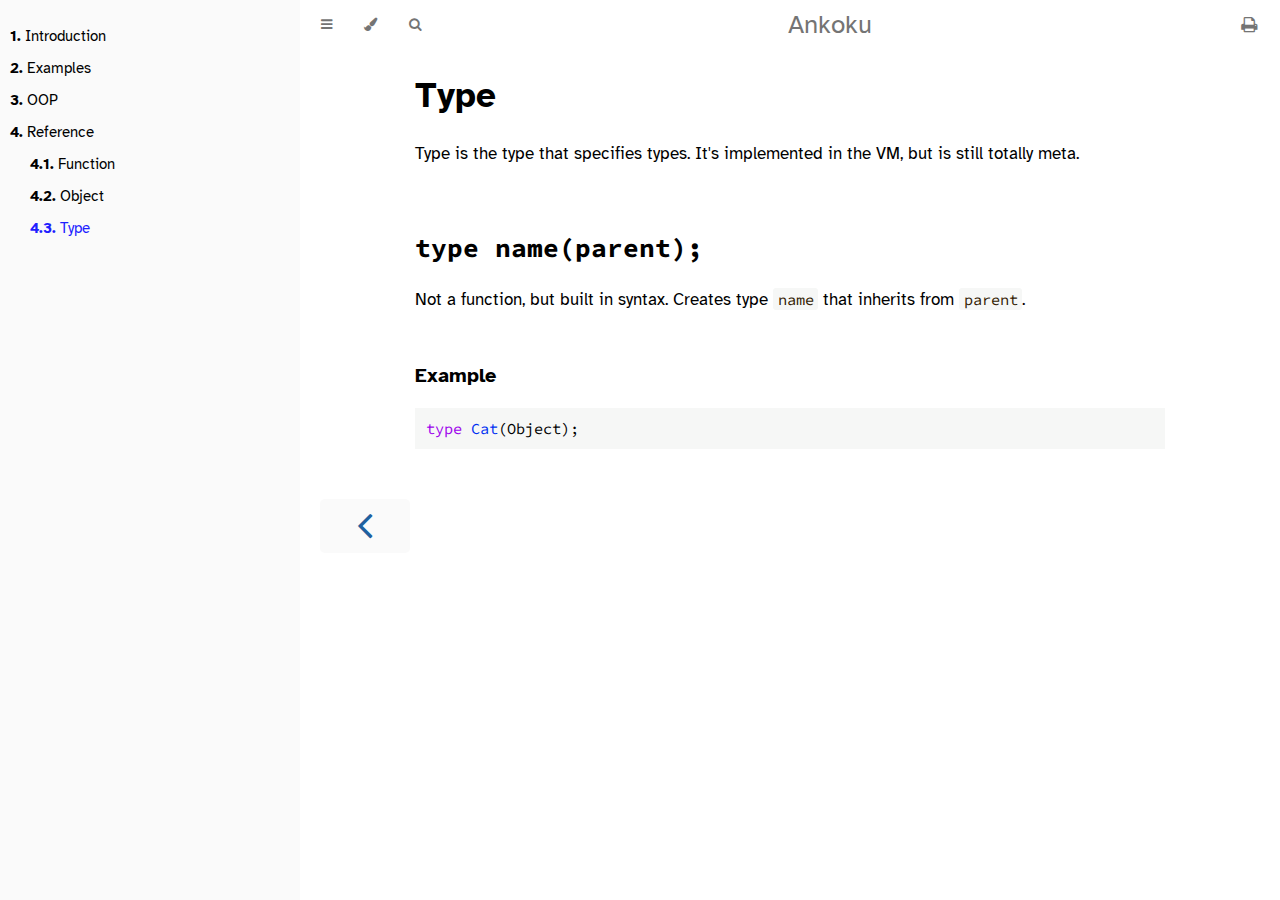
<file: reference/type.html>
<!DOCTYPE HTML>
<html lang="en" class="sidebar-visible no-js light">
    <head>
        <!-- Book generated using mdBook -->
        <meta charset="UTF-8">
        <title>Type - Ankoku</title>
        <!-- Custom HTML head -->
        <meta name="description" content="">
        <meta name="viewport" content="width=device-width, initial-scale=1">
        <meta name="theme-color" content="#ffffff" />

        <link rel="icon" href="../favicon.svg">
        <link rel="shortcut icon" href="../favicon.png">
        <link rel="stylesheet" href="../css/variables.css">
        <link rel="stylesheet" href="../css/general.css">
        <link rel="stylesheet" href="../css/chrome.css">
        <link rel="stylesheet" href="../css/print.css" media="print">
        <!-- Fonts -->
        <link rel="stylesheet" href="../FontAwesome/css/font-awesome.css">
        <link rel="stylesheet" href="../fonts/fonts.css">
        <!-- Highlight.js Stylesheets -->
        <link rel="stylesheet" href="../highlight.css">
        <link rel="stylesheet" href="../tomorrow-night.css">
        <link rel="stylesheet" href="../ayu-highlight.css">

        <!-- Custom theme stylesheets -->
    </head>
    <body>
        <!-- Provide site root to javascript -->
        <script>
            var path_to_root = "../";
            var default_theme = window.matchMedia("(prefers-color-scheme: dark)").matches ? "navy" : "light";
        </script>

        <!-- Work around some values being stored in localStorage wrapped in quotes -->
        <script>
            try {
                var theme = localStorage.getItem('mdbook-theme');
                var sidebar = localStorage.getItem('mdbook-sidebar');

                if (theme.startsWith('"') && theme.endsWith('"')) {
                    localStorage.setItem('mdbook-theme', theme.slice(1, theme.length - 1));
                }

                if (sidebar.startsWith('"') && sidebar.endsWith('"')) {
                    localStorage.setItem('mdbook-sidebar', sidebar.slice(1, sidebar.length - 1));
                }
            } catch (e) { }
        </script>

        <!-- Set the theme before any content is loaded, prevents flash -->
        <script>
            var theme;
            try { theme = localStorage.getItem('mdbook-theme'); } catch(e) { }
            if (theme === null || theme === undefined) { theme = default_theme; }
            var html = document.querySelector('html');
            html.classList.remove('no-js')
            html.classList.remove('light')
            html.classList.add(theme);
            html.classList.add('js');
        </script>

        <!-- Hide / unhide sidebar before it is displayed -->
        <script>
            var html = document.querySelector('html');
            var sidebar = 'hidden';
            if (document.body.clientWidth >= 1080) {
                try { sidebar = localStorage.getItem('mdbook-sidebar'); } catch(e) { }
                sidebar = sidebar || 'visible';
            }
            html.classList.remove('sidebar-visible');
            html.classList.add("sidebar-" + sidebar);
        </script>

        <nav id="sidebar" class="sidebar" aria-label="Table of contents">
            <div class="sidebar-scrollbox">
                <ol class="chapter"><li class="chapter-item expanded "><a href="../introduction.html"><strong aria-hidden="true">1.</strong> Introduction</a></li><li class="chapter-item expanded "><a href="../examples.html"><strong aria-hidden="true">2.</strong> Examples</a></li><li class="chapter-item expanded "><a href="../oop.html"><strong aria-hidden="true">3.</strong> OOP</a></li><li class="chapter-item expanded "><a href="../reference/index.html"><strong aria-hidden="true">4.</strong> Reference</a></li><li><ol class="section"><li class="chapter-item expanded "><a href="../reference/function.html"><strong aria-hidden="true">4.1.</strong> Function</a></li><li class="chapter-item expanded "><a href="../reference/object.html"><strong aria-hidden="true">4.2.</strong> Object</a></li><li class="chapter-item expanded "><a href="../reference/type.html" class="active"><strong aria-hidden="true">4.3.</strong> Type</a></li></ol></li></ol>
            </div>
            <div id="sidebar-resize-handle" class="sidebar-resize-handle"></div>
        </nav>

        <div id="page-wrapper" class="page-wrapper">

            <div class="page">
                <div id="menu-bar-hover-placeholder"></div>
                <div id="menu-bar" class="menu-bar sticky bordered">
                    <div class="left-buttons">
                        <button id="sidebar-toggle" class="icon-button" type="button" title="Toggle Table of Contents" aria-label="Toggle Table of Contents" aria-controls="sidebar">
                            <i class="fa fa-bars"></i>
                        </button>
                        <button id="theme-toggle" class="icon-button" type="button" title="Change theme" aria-label="Change theme" aria-haspopup="true" aria-expanded="false" aria-controls="theme-list">
                            <i class="fa fa-paint-brush"></i>
                        </button>
                        <ul id="theme-list" class="theme-popup" aria-label="Themes" role="menu">
                            <li role="none"><button role="menuitem" class="theme" id="light">Light</button></li>
                            <li role="none"><button role="menuitem" class="theme" id="rust">Rust</button></li>
                            <li role="none"><button role="menuitem" class="theme" id="coal">Coal</button></li>
                            <li role="none"><button role="menuitem" class="theme" id="navy">Navy</button></li>
                            <li role="none"><button role="menuitem" class="theme" id="ayu">Ayu</button></li>
                        </ul>
                        <button id="search-toggle" class="icon-button" type="button" title="Search. (Shortkey: s)" aria-label="Toggle Searchbar" aria-expanded="false" aria-keyshortcuts="S" aria-controls="searchbar">
                            <i class="fa fa-search"></i>
                        </button>
                    </div>

                    <h1 class="menu-title">Ankoku</h1>

                    <div class="right-buttons">
                        <a href="../print.html" title="Print this book" aria-label="Print this book">
                            <i id="print-button" class="fa fa-print"></i>
                        </a>
                    </div>
                </div>

                <div id="search-wrapper" class="hidden">
                    <form id="searchbar-outer" class="searchbar-outer">
                        <input type="search" id="searchbar" name="searchbar" placeholder="Search this book ..." aria-controls="searchresults-outer" aria-describedby="searchresults-header">
                    </form>
                    <div id="searchresults-outer" class="searchresults-outer hidden">
                        <div id="searchresults-header" class="searchresults-header"></div>
                        <ul id="searchresults">
                        </ul>
                    </div>
                </div>
                <!-- Apply ARIA attributes after the sidebar and the sidebar toggle button are added to the DOM -->
                <script>
                    document.getElementById('sidebar-toggle').setAttribute('aria-expanded', sidebar === 'visible');
                    document.getElementById('sidebar').setAttribute('aria-hidden', sidebar !== 'visible');
                    Array.from(document.querySelectorAll('#sidebar a')).forEach(function(link) {
                        link.setAttribute('tabIndex', sidebar === 'visible' ? 0 : -1);
                    });
                </script>

                <div id="content" class="content">
                    <main>
                        <h1 id="type"><a class="header" href="#type">Type</a></h1>
<p>Type is the type that specifies types. It's implemented in the VM, but is still totally meta.</p>
<h2 id="type-nameparent"><a class="header" href="#type-nameparent"><code>type name(parent);</code></a></h2>
<p>Not a function, but built in syntax. Creates type <code>name</code> that inherits from <code>parent</code>.</p>
<h3 id="example"><a class="header" href="#example">Example</a></h3>
<pre><code class="language-rust ignore">type Cat(Object);</code></pre>

                    </main>

                    <nav class="nav-wrapper" aria-label="Page navigation">
                        <!-- Mobile navigation buttons -->
                            <a rel="prev" href="../reference/object.html" class="mobile-nav-chapters previous" title="Previous chapter" aria-label="Previous chapter" aria-keyshortcuts="Left">
                                <i class="fa fa-angle-left"></i>
                            </a>
                        <div style="clear: both"></div>
                    </nav>
                </div>
            </div>

            <nav class="nav-wide-wrapper" aria-label="Page navigation">
                    <a rel="prev" href="../reference/object.html" class="nav-chapters previous" title="Previous chapter" aria-label="Previous chapter" aria-keyshortcuts="Left">
                        <i class="fa fa-angle-left"></i>
                    </a>
            </nav>

        </div>

        <script>
            window.playground_copyable = true;
        </script>
        <script src="../ace.js"></script>
        <script src="../editor.js"></script>
        <script src="../mode-rust.js"></script>
        <script src="../theme-dawn.js"></script>
        <script src="../theme-tomorrow_night.js"></script>
        <script src="../elasticlunr.min.js"></script>
        <script src="../mark.min.js"></script>
        <script src="../searcher.js"></script>
        <script src="../clipboard.min.js"></script>
        <script src="../highlight.js"></script>
        <script src="../book.js"></script>

        <!-- Custom JS scripts -->
    </body>
</html>
</file>
<file: css/variables.css>
/* Globals */

:root {
    --sidebar-width: 300px;
    --page-padding: 15px;
    --content-max-width: 750px;
    --menu-bar-height: 50px;
    --mono-font: "Source Code Pro", Consolas, "Ubuntu Mono", Menlo, "DejaVu Sans Mono", monospace, monospace;
    --code-font-size: 0.875em /* please adjust the ace font size accordingly in editor.js */
}

/* Themes */

.ayu {
    --bg: hsl(210, 25%, 8%);
    --fg: #c5c5c5;

    --sidebar-bg: #14191f;
    --sidebar-fg: #c8c9db;
    --sidebar-non-existant: #5c6773;
    --sidebar-active: #ffb454;
    --sidebar-spacer: #2d334f;

    --scrollbar: var(--sidebar-fg);

    --icons: #737480;
    --icons-hover: #b7b9cc;

    --links: #0096cf;

    --inline-code-color: #ffb454;

    --theme-popup-bg: #14191f;
    --theme-popup-border: #5c6773;
    --theme-hover: #191f26;

    --quote-bg: hsl(226, 15%, 17%);
    --quote-border: hsl(226, 15%, 22%);

    --table-border-color: hsl(210, 25%, 13%);
    --table-header-bg: hsl(210, 25%, 28%);
    --table-alternate-bg: hsl(210, 25%, 11%);

    --searchbar-border-color: #848484;
    --searchbar-bg: #424242;
    --searchbar-fg: #fff;
    --searchbar-shadow-color: #d4c89f;
    --searchresults-header-fg: #666;
    --searchresults-border-color: #888;
    --searchresults-li-bg: #252932;
    --search-mark-bg: #e3b171;
}

.coal {
    --bg: hsl(200, 7%, 8%);
    --fg: #98a3ad;

    --sidebar-bg: #292c2f;
    --sidebar-fg: #a1adb8;
    --sidebar-non-existant: #505254;
    --sidebar-active: #3473ad;
    --sidebar-spacer: #393939;

    --scrollbar: var(--sidebar-fg);

    --icons: #43484d;
    --icons-hover: #b3c0cc;

    --links: #2b79a2;

    --inline-code-color: #c5c8c6;

    --theme-popup-bg: #141617;
    --theme-popup-border: #43484d;
    --theme-hover: #1f2124;

    --quote-bg: hsl(234, 21%, 18%);
    --quote-border: hsl(234, 21%, 23%);

    --table-border-color: hsl(200, 7%, 13%);
    --table-header-bg: hsl(200, 7%, 28%);
    --table-alternate-bg: hsl(200, 7%, 11%);

    --searchbar-border-color: #aaa;
    --searchbar-bg: #b7b7b7;
    --searchbar-fg: #000;
    --searchbar-shadow-color: #aaa;
    --searchresults-header-fg: #666;
    --searchresults-border-color: #98a3ad;
    --searchresults-li-bg: #2b2b2f;
    --search-mark-bg: #355c7d;
}

.light {
    --bg: hsl(0, 0%, 100%);
    --fg: hsl(0, 0%, 0%);

    --sidebar-bg: #fafafa;
    --sidebar-fg: hsl(0, 0%, 0%);
    --sidebar-non-existant: #aaaaaa;
    --sidebar-active: #1f1fff;
    --sidebar-spacer: #f4f4f4;

    --scrollbar: #8F8F8F;

    --icons: #747474;
    --icons-hover: #000000;

    --links: #20609f;

    --inline-code-color: #301900;

    --theme-popup-bg: #fafafa;
    --theme-popup-border: #cccccc;
    --theme-hover: #e6e6e6;

    --quote-bg: hsl(197, 37%, 96%);
    --quote-border: hsl(197, 37%, 91%);

    --table-border-color: hsl(0, 0%, 95%);
    --table-header-bg: hsl(0, 0%, 80%);
    --table-alternate-bg: hsl(0, 0%, 97%);

    --searchbar-border-color: #aaa;
    --searchbar-bg: #fafafa;
    --searchbar-fg: #000;
    --searchbar-shadow-color: #aaa;
    --searchresults-header-fg: #666;
    --searchresults-border-color: #888;
    --searchresults-li-bg: #e4f2fe;
    --search-mark-bg: #a2cff5;
}

.navy {
    --bg: hsl(226, 23%, 11%);
    --fg: #bcbdd0;

    --sidebar-bg: #282d3f;
    --sidebar-fg: #c8c9db;
    --sidebar-non-existant: #505274;
    --sidebar-active: #2b79a2;
    --sidebar-spacer: #2d334f;

    --scrollbar: var(--sidebar-fg);

    --icons: #737480;
    --icons-hover: #b7b9cc;

    --links: #2b79a2;

    --inline-code-color: #c5c8c6;

    --theme-popup-bg: #161923;
    --theme-popup-border: #737480;
    --theme-hover: #282e40;

    --quote-bg: hsl(226, 15%, 17%);
    --quote-border: hsl(226, 15%, 22%);

    --table-border-color: hsl(226, 23%, 16%);
    --table-header-bg: hsl(226, 23%, 31%);
    --table-alternate-bg: hsl(226, 23%, 14%);

    --searchbar-border-color: #aaa;
    --searchbar-bg: #aeaec6;
    --searchbar-fg: #000;
    --searchbar-shadow-color: #aaa;
    --searchresults-header-fg: #5f5f71;
    --searchresults-border-color: #5c5c68;
    --searchresults-li-bg: #242430;
    --search-mark-bg: #a2cff5;
}

.rust {
    --bg: hsl(60, 9%, 87%);
    --fg: #262625;

    --sidebar-bg: #3b2e2a;
    --sidebar-fg: #c8c9db;
    --sidebar-non-existant: #505254;
    --sidebar-active: #e69f67;
    --sidebar-spacer: #45373a;

    --scrollbar: var(--sidebar-fg);

    --icons: #737480;
    --icons-hover: #262625;

    --links: #2b79a2;

    --inline-code-color: #6e6b5e;

    --theme-popup-bg: #e1e1db;
    --theme-popup-border: #b38f6b;
    --theme-hover: #99908a;

    --quote-bg: hsl(60, 5%, 75%);
    --quote-border: hsl(60, 5%, 70%);

    --table-border-color: hsl(60, 9%, 82%);
    --table-header-bg: #b3a497;
    --table-alternate-bg: hsl(60, 9%, 84%);

    --searchbar-border-color: #aaa;
    --searchbar-bg: #fafafa;
    --searchbar-fg: #000;
    --searchbar-shadow-color: #aaa;
    --searchresults-header-fg: #666;
    --searchresults-border-color: #888;
    --searchresults-li-bg: #dec2a2;
    --search-mark-bg: #e69f67;
}

@media (prefers-color-scheme: dark) {
    .light.no-js {
        --bg: hsl(200, 7%, 8%);
        --fg: #98a3ad;

        --sidebar-bg: #292c2f;
        --sidebar-fg: #a1adb8;
        --sidebar-non-existant: #505254;
        --sidebar-active: #3473ad;
        --sidebar-spacer: #393939;

        --scrollbar: var(--sidebar-fg);

        --icons: #43484d;
        --icons-hover: #b3c0cc;

        --links: #2b79a2;

        --inline-code-color: #c5c8c6;

        --theme-popup-bg: #141617;
        --theme-popup-border: #43484d;
        --theme-hover: #1f2124;

        --quote-bg: hsl(234, 21%, 18%);
        --quote-border: hsl(234, 21%, 23%);

        --table-border-color: hsl(200, 7%, 13%);
        --table-header-bg: hsl(200, 7%, 28%);
        --table-alternate-bg: hsl(200, 7%, 11%);

        --searchbar-border-color: #aaa;
        --searchbar-bg: #b7b7b7;
        --searchbar-fg: #000;
        --searchbar-shadow-color: #aaa;
        --searchresults-header-fg: #666;
        --searchresults-border-color: #98a3ad;
        --searchresults-li-bg: #2b2b2f;
        --search-mark-bg: #355c7d;
    }
}
</file>
<file: css/general.css>
@import url("https://fonts.googleapis.com/css2?family=Atkinson+Hyperlegible:ital,wght@0,400;0,700;1,400;1,700&family=Source+Code+Pro&display=swap");

@import "variables.css";

:root {
    /* Browser default font-size is 16px, this way 1 rem = 10px */
    font-size: 68%;

    --mono-font: "Source Code Pro", monospace;
}

html {
    font-family: "Atkinson Hyperlegible", sans-serif;
    color: var(--fg);
    background-color: var(--bg);
    text-size-adjust: none;
    -webkit-text-size-adjust: none;
}

body {
    margin: 0;
    font-size: 1.6rem;
    overflow-x: hidden;
}

code {
    font-family: var(--mono-font) !important;
    font-size: var(--code-font-size);
}

/* make long words/inline code not x overflow */
main {
    overflow-wrap: break-word;
}

/* make wide tables scroll if they overflow */
.table-wrapper {
    overflow-x: auto;
}

/* Don't change font size in headers. */
h1 code,
h2 code,
h3 code,
h4 code,
h5 code,
h6 code {
    font-size: unset;
}

.left {
    float: left;
}
.right {
    float: right;
}
.boring {
    opacity: 0.6;
}
.hide-boring .boring {
    display: none;
}
.hidden {
    display: none !important;
}

h2,
h3 {
    margin-top: 2.5em;
}
h4,
h5 {
    margin-top: 2em;
}

.header + .header h3,
.header + .header h4,
.header + .header h5 {
    margin-top: 1em;
}

h1:target::before,
h2:target::before,
h3:target::before,
h4:target::before,
h5:target::before,
h6:target::before {
    display: inline-block;
    content: "»";
    margin-left: -30px;
    width: 30px;
}

/* This is broken on Safari as of version 14, but is fixed
   in Safari Technology Preview 117 which I think will be Safari 14.2.
   https://bugs.webkit.org/show_bug.cgi?id=218076
*/
:target {
    scroll-margin-top: calc(var(--menu-bar-height) + 0.5em);
}

.page {
    outline: 0;
    padding: 0 var(--page-padding);
    margin-top: calc(
        0px - var(--menu-bar-height)
    ); /* Compensate for the #menu-bar-hover-placeholder */
}
.page-wrapper {
    box-sizing: border-box;
}
.js:not(.sidebar-resizing) .page-wrapper {
    transition: margin-left 0.3s ease, transform 0.3s ease; /* Animation: slide away */
}

.content {
    overflow-y: auto;
    padding: 0 5px 50px 5px;
}
.content main {
    margin-left: auto;
    margin-right: auto;
    max-width: var(--content-max-width);
}
.content p {
    line-height: 1.45em;
}
.content ol {
    line-height: 1.45em;
}
.content ul {
    line-height: 1.45em;
}
.content a {
    text-decoration: none;
}
.content a:hover {
    text-decoration: underline;
}
.content img,
.content video {
    max-width: 100%;
}
.content .header:link,
.content .header:visited {
    color: var(--fg);
}
.content .header:link,
.content .header:visited:hover {
    text-decoration: none;
}

table {
    margin: 0 auto;
    border-collapse: collapse;
}
table td {
    padding: 3px 20px;
    border: 1px var(--table-border-color) solid;
}
table thead {
    background: var(--table-header-bg);
}
table thead td {
    font-weight: 700;
    border: none;
}
table thead th {
    padding: 3px 20px;
}
table thead tr {
    border: 1px var(--table-header-bg) solid;
}
/* Alternate background colors for rows */
table tbody tr:nth-child(2n) {
    background: var(--table-alternate-bg);
}

blockquote {
    margin: 20px 0;
    padding: 0 20px;
    color: var(--fg);
    background-color: var(--quote-bg);
    border-top: 0.1em solid var(--quote-border);
    border-bottom: 0.1em solid var(--quote-border);
}

kbd {
    background-color: var(--table-border-color);
    border-radius: 4px;
    border: solid 1px var(--theme-popup-border);
    box-shadow: inset 0 -1px 0 var(--theme-hover);
    display: inline-block;
    font-size: var(--code-font-size);
    font-family: var(--mono-font);
    line-height: 10px;
    padding: 4px 5px;
    vertical-align: middle;
}

:not(.footnote-definition) + .footnote-definition,
.footnote-definition + :not(.footnote-definition) {
    margin-top: 2em;
}
.footnote-definition {
    font-size: 0.9em;
    margin: 0.5em 0;
}
.footnote-definition p {
    display: inline;
}

.tooltiptext {
    position: absolute;
    visibility: hidden;
    color: #fff;
    background-color: #333;
    transform: translateX(
        -50%
    ); /* Center by moving tooltip 50% of its width left */
    left: -8px; /* Half of the width of the icon */
    top: -35px;
    font-size: 0.8em;
    text-align: center;
    border-radius: 6px;
    padding: 5px 8px;
    margin: 5px;
    z-index: 1000;
}
.tooltipped .tooltiptext {
    visibility: visible;
}

.chapter li.part-title {
    color: var(--sidebar-fg);
    margin: 5px 0px;
    font-weight: bold;
}

.result-no-output {
    font-style: italic;
}
</file>
<file: css/chrome.css>
/* CSS for UI elements (a.k.a. chrome) */

@import 'variables.css';

::-webkit-scrollbar {
    background: var(--bg);
}
::-webkit-scrollbar-thumb {
    background: var(--scrollbar);
}
html {
    scrollbar-color: var(--scrollbar) var(--bg);
}
#searchresults a,
.content a:link,
a:visited,
a > .hljs {
    color: var(--links);
}

/* Menu Bar */

#menu-bar,
#menu-bar-hover-placeholder {
    z-index: 101;
    margin: auto calc(0px - var(--page-padding));
}
#menu-bar {
    position: relative;
    display: flex;
    flex-wrap: wrap;
    background-color: var(--bg);
    border-bottom-color: var(--bg);
    border-bottom-width: 1px;
    border-bottom-style: solid;
}
#menu-bar.sticky,
.js #menu-bar-hover-placeholder:hover + #menu-bar,
.js #menu-bar:hover,
.js.sidebar-visible #menu-bar {
    position: -webkit-sticky;
    position: sticky;
    top: 0 !important;
}
#menu-bar-hover-placeholder {
    position: sticky;
    position: -webkit-sticky;
    top: 0;
    height: var(--menu-bar-height);
}
#menu-bar.bordered {
    border-bottom-color: var(--table-border-color);
}
#menu-bar i, #menu-bar .icon-button {
    position: relative;
    padding: 0 8px;
    z-index: 10;
    line-height: var(--menu-bar-height);
    cursor: pointer;
    transition: color 0.5s;
}
@media only screen and (max-width: 420px) {
    #menu-bar i, #menu-bar .icon-button {
        padding: 0 5px;
    }
}

.icon-button {
    border: none;
    background: none;
    padding: 0;
    color: inherit;
}
.icon-button i {
    margin: 0;
}

.right-buttons {
    margin: 0 15px;
}
.right-buttons a {
    text-decoration: none;
}

.left-buttons {
    display: flex;
    margin: 0 5px;
}
.no-js .left-buttons {
    display: none;
}

.menu-title {
    display: inline-block;
    font-weight: 200;
    font-size: 2.4rem;
    line-height: var(--menu-bar-height);
    text-align: center;
    margin: 0;
    flex: 1;
    white-space: nowrap;
    overflow: hidden;
    text-overflow: ellipsis;
}
.js .menu-title {
    cursor: pointer;
}

.menu-bar,
.menu-bar:visited,
.nav-chapters,
.nav-chapters:visited,
.mobile-nav-chapters,
.mobile-nav-chapters:visited,
.menu-bar .icon-button,
.menu-bar a i {
    color: var(--icons);
}

.menu-bar i:hover,
.menu-bar .icon-button:hover,
.nav-chapters:hover,
.mobile-nav-chapters i:hover {
    color: var(--icons-hover);
}

/* Nav Icons */

.nav-chapters {
    font-size: 2.5em;
    text-align: center;
    text-decoration: none;

    position: fixed;
    top: 0;
    bottom: 0;
    margin: 0;
    max-width: 150px;
    min-width: 90px;

    display: flex;
    justify-content: center;
    align-content: center;
    flex-direction: column;

    transition: color 0.5s, background-color 0.5s;
}

.nav-chapters:hover {
    text-decoration: none;
    background-color: var(--theme-hover);
    transition: background-color 0.15s, color 0.15s;
}

.nav-wrapper {
    margin-top: 50px;
    display: none;
}

.mobile-nav-chapters {
    font-size: 2.5em;
    text-align: center;
    text-decoration: none;
    width: 90px;
    border-radius: 5px;
    background-color: var(--sidebar-bg);
}

.previous {
    float: left;
}

.next {
    float: right;
    right: var(--page-padding);
}

@media only screen and (max-width: 1080px) {
    .nav-wide-wrapper { display: none; }
    .nav-wrapper { display: block; }
}

@media only screen and (max-width: 1380px) {
    .sidebar-visible .nav-wide-wrapper { display: none; }
    .sidebar-visible .nav-wrapper { display: block; }
}

/* Inline code */

:not(pre) > .hljs {
    display: inline;
    padding: 0.1em 0.3em;
    border-radius: 3px;
}

:not(pre):not(a) > .hljs {
    color: var(--inline-code-color);
    overflow-x: initial;
}

a:hover > .hljs {
    text-decoration: underline;
}

pre {
    position: relative;
}
pre > .buttons {
    position: absolute;
    z-index: 100;
    right: 0px;
    top: 2px;
    margin: 0px;
    padding: 2px 0px;

    color: var(--sidebar-fg);
    cursor: pointer;
    visibility: hidden;
    opacity: 0;
    transition: visibility 0.1s linear, opacity 0.1s linear;
}
pre:hover > .buttons {
    visibility: visible;
    opacity: 1
}
pre > .buttons :hover {
    color: var(--sidebar-active);
    border-color: var(--icons-hover);
    background-color: var(--theme-hover);
}
pre > .buttons i {
    margin-left: 8px;
}
pre > .buttons button {
    cursor: inherit;
    margin: 0px 5px;
    padding: 3px 5px;
    font-size: 14px;

    border-style: solid;
    border-width: 1px;
    border-radius: 4px;
    border-color: var(--icons);
    background-color: var(--theme-popup-bg);
    transition: 100ms;
    transition-property: color,border-color,background-color;
    color: var(--icons);
}
@media (pointer: coarse) {
    pre > .buttons button {
        /* On mobile, make it easier to tap buttons. */
        padding: 0.3rem 1rem;
    }
}
pre > code {
    padding: 1rem;
}

/* FIXME: ACE editors overlap their buttons because ACE does absolute
   positioning within the code block which breaks padding. The only solution I
   can think of is to move the padding to the outer pre tag (or insert a div
   wrapper), but that would require fixing a whole bunch of CSS rules.
*/
.hljs.ace_editor {
  padding: 0rem 0rem;
}

pre > .result {
    margin-top: 10px;
}

/* Search */

#searchresults a {
    text-decoration: none;
}

mark {
    border-radius: 2px;
    padding: 0 3px 1px 3px;
    margin: 0 -3px -1px -3px;
    background-color: var(--search-mark-bg);
    transition: background-color 300ms linear;
    cursor: pointer;
}

mark.fade-out {
    background-color: rgba(0,0,0,0) !important;
    cursor: auto;
}

.searchbar-outer {
    margin-left: auto;
    margin-right: auto;
    max-width: var(--content-max-width);
}

#searchbar {
    width: 100%;
    margin: 5px auto 0px auto;
    padding: 10px 16px;
    transition: box-shadow 300ms ease-in-out;
    border: 1px solid var(--searchbar-border-color);
    border-radius: 3px;
    background-color: var(--searchbar-bg);
    color: var(--searchbar-fg);
}
#searchbar:focus,
#searchbar.active {
    box-shadow: 0 0 3px var(--searchbar-shadow-color);
}

.searchresults-header {
    font-weight: bold;
    font-size: 1em;
    padding: 18px 0 0 5px;
    color: var(--searchresults-header-fg);
}

.searchresults-outer {
    margin-left: auto;
    margin-right: auto;
    max-width: var(--content-max-width);
    border-bottom: 1px dashed var(--searchresults-border-color);
}

ul#searchresults {
    list-style: none;
    padding-left: 20px;
}
ul#searchresults li {
    margin: 10px 0px;
    padding: 2px;
    border-radius: 2px;
}
ul#searchresults li.focus {
    background-color: var(--searchresults-li-bg);
}
ul#searchresults span.teaser {
    display: block;
    clear: both;
    margin: 5px 0 0 20px;
    font-size: 0.8em;
}
ul#searchresults span.teaser em {
    font-weight: bold;
    font-style: normal;
}

/* Sidebar */

.sidebar {
    position: fixed;
    left: 0;
    top: 0;
    bottom: 0;
    width: var(--sidebar-width);
    font-size: 0.875em;
    box-sizing: border-box;
    -webkit-overflow-scrolling: touch;
    overscroll-behavior-y: contain;
    background-color: var(--sidebar-bg);
    color: var(--sidebar-fg);
}
.sidebar-resizing {
    -moz-user-select: none;
    -webkit-user-select: none;
    -ms-user-select: none;
    user-select: none;
}
.js:not(.sidebar-resizing) .sidebar {
    transition: transform 0.3s; /* Animation: slide away */
}
.sidebar code {
    line-height: 2em;
}
.sidebar .sidebar-scrollbox {
    overflow-y: auto;
    position: absolute;
    top: 0;
    bottom: 0;
    left: 0;
    right: 0;
    padding: 10px 10px;
}
.sidebar .sidebar-resize-handle {
    position: absolute;
    cursor: col-resize;
    width: 0;
    right: 0;
    top: 0;
    bottom: 0;
}
.js .sidebar .sidebar-resize-handle {
    cursor: col-resize;
    width: 5px;
}
.sidebar-hidden .sidebar {
    transform: translateX(calc(0px - var(--sidebar-width)));
}
.sidebar::-webkit-scrollbar {
    background: var(--sidebar-bg);
}
.sidebar::-webkit-scrollbar-thumb {
    background: var(--scrollbar);
}

.sidebar-visible .page-wrapper {
    transform: translateX(var(--sidebar-width));
}
@media only screen and (min-width: 620px) {
    .sidebar-visible .page-wrapper {
        transform: none;
        margin-left: var(--sidebar-width);
    }
}

.chapter {
    list-style: none outside none;
    padding-left: 0;
    line-height: 2.2em;
}

.chapter ol {
    width: 100%;
}

.chapter li {
    display: flex;
    color: var(--sidebar-non-existant);
}
.chapter li a {
    display: block;
    padding: 0;
    text-decoration: none;
    color: var(--sidebar-fg);
}

.chapter li a:hover {
    color: var(--sidebar-active);
}

.chapter li a.active {
    color: var(--sidebar-active);
}

.chapter li > a.toggle {
    cursor: pointer;
    display: block;
    margin-left: auto;
    padding: 0 10px;
    user-select: none;
    opacity: 0.68;
}

.chapter li > a.toggle div {
    transition: transform 0.5s;
}

/* collapse the section */
.chapter li:not(.expanded) + li > ol {
    display: none;
}

.chapter li.chapter-item {
    line-height: 1.5em;
    margin-top: 0.6em;
}

.chapter li.expanded > a.toggle div {
    transform: rotate(90deg);
}

.spacer {
    width: 100%;
    height: 3px;
    margin: 5px 0px;
}
.chapter .spacer {
    background-color: var(--sidebar-spacer);
}

@media (-moz-touch-enabled: 1), (pointer: coarse) {
    .chapter li a { padding: 5px 0; }
    .spacer { margin: 10px 0; }
}

.section {
    list-style: none outside none;
    padding-left: 20px;
    line-height: 1.9em;
}

/* Theme Menu Popup */

.theme-popup {
    position: absolute;
    left: 10px;
    top: var(--menu-bar-height);
    z-index: 1000;
    border-radius: 4px;
    font-size: 0.7em;
    color: var(--fg);
    background: var(--theme-popup-bg);
    border: 1px solid var(--theme-popup-border);
    margin: 0;
    padding: 0;
    list-style: none;
    display: none;
    /* Don't let the children's background extend past the rounded corners. */
    overflow: hidden;
}
.theme-popup .default {
    color: var(--icons);
}
.theme-popup .theme {
    width: 100%;
    border: 0;
    margin: 0;
    padding: 2px 20px;
    line-height: 25px;
    white-space: nowrap;
    text-align: left;
    cursor: pointer;
    color: inherit;
    background: inherit;
    font-size: inherit;
}
.theme-popup .theme:hover {
    background-color: var(--theme-hover);
}

.theme-selected::before {
    display: inline-block;
    content: "✓";
    margin-left: -14px;
    width: 14px;
}
</file>
<file: css/print.css>
#sidebar,
#menu-bar,
.nav-chapters,
.mobile-nav-chapters {
    display: none;
}

#page-wrapper.page-wrapper {
    transform: none;
    margin-left: 0px;
    overflow-y: initial;
}

#content {
    max-width: none;
    margin: 0;
    padding: 0;
}

.page {
    overflow-y: initial;
}

code {
    background-color: #666666;
    border-radius: 5px;

    /* Force background to be printed in Chrome */
    -webkit-print-color-adjust: exact;
}

pre > .buttons {
    z-index: 2;
}

a, a:visited, a:active, a:hover {
    color: #4183c4;
    text-decoration: none;
}

h1, h2, h3, h4, h5, h6 {
    page-break-inside: avoid;
    page-break-after: avoid;
}

pre, code {
    page-break-inside: avoid;
    white-space: pre-wrap;
}

.fa {
    display: none !important;
}
</file>
<file: fonts/fonts.css>
/* Open Sans is licensed under the Apache License, Version 2.0. See http://www.apache.org/licenses/LICENSE-2.0 */
/* Source Code Pro is under the Open Font License. See https://scripts.sil.org/cms/scripts/page.php?site_id=nrsi&id=OFL */

/* open-sans-300 - latin_vietnamese_latin-ext_greek-ext_greek_cyrillic-ext_cyrillic */
@font-face {
  font-family: 'Open Sans';
  font-style: normal;
  font-weight: 300;
  src: local('Open Sans Light'), local('OpenSans-Light'),
       url('open-sans-v17-all-charsets-300.woff2') format('woff2');
}

/* open-sans-300italic - latin_vietnamese_latin-ext_greek-ext_greek_cyrillic-ext_cyrillic */
@font-face {
  font-family: 'Open Sans';
  font-style: italic;
  font-weight: 300;
  src: local('Open Sans Light Italic'), local('OpenSans-LightItalic'),
       url('open-sans-v17-all-charsets-300italic.woff2') format('woff2');
}

/* open-sans-regular - latin_vietnamese_latin-ext_greek-ext_greek_cyrillic-ext_cyrillic */
@font-face {
  font-family: 'Open Sans';
  font-style: normal;
  font-weight: 400;
  src: local('Open Sans Regular'), local('OpenSans-Regular'),
       url('open-sans-v17-all-charsets-regular.woff2') format('woff2');
}

/* open-sans-italic - latin_vietnamese_latin-ext_greek-ext_greek_cyrillic-ext_cyrillic */
@font-face {
  font-family: 'Open Sans';
  font-style: italic;
  font-weight: 400;
  src: local('Open Sans Italic'), local('OpenSans-Italic'),
       url('open-sans-v17-all-charsets-italic.woff2') format('woff2');
}

/* open-sans-600 - latin_vietnamese_latin-ext_greek-ext_greek_cyrillic-ext_cyrillic */
@font-face {
  font-family: 'Open Sans';
  font-style: normal;
  font-weight: 600;
  src: local('Open Sans SemiBold'), local('OpenSans-SemiBold'),
       url('open-sans-v17-all-charsets-600.woff2') format('woff2');
}

/* open-sans-600italic - latin_vietnamese_latin-ext_greek-ext_greek_cyrillic-ext_cyrillic */
@font-face {
  font-family: 'Open Sans';
  font-style: italic;
  font-weight: 600;
  src: local('Open Sans SemiBold Italic'), local('OpenSans-SemiBoldItalic'),
       url('open-sans-v17-all-charsets-600italic.woff2') format('woff2');
}

/* open-sans-700 - latin_vietnamese_latin-ext_greek-ext_greek_cyrillic-ext_cyrillic */
@font-face {
  font-family: 'Open Sans';
  font-style: normal;
  font-weight: 700;
  src: local('Open Sans Bold'), local('OpenSans-Bold'),
       url('open-sans-v17-all-charsets-700.woff2') format('woff2');
}

/* open-sans-700italic - latin_vietnamese_latin-ext_greek-ext_greek_cyrillic-ext_cyrillic */
@font-face {
  font-family: 'Open Sans';
  font-style: italic;
  font-weight: 700;
  src: local('Open Sans Bold Italic'), local('OpenSans-BoldItalic'),
       url('open-sans-v17-all-charsets-700italic.woff2') format('woff2');
}

/* open-sans-800 - latin_vietnamese_latin-ext_greek-ext_greek_cyrillic-ext_cyrillic */
@font-face {
  font-family: 'Open Sans';
  font-style: normal;
  font-weight: 800;
  src: local('Open Sans ExtraBold'), local('OpenSans-ExtraBold'),
       url('open-sans-v17-all-charsets-800.woff2') format('woff2');
}

/* open-sans-800italic - latin_vietnamese_latin-ext_greek-ext_greek_cyrillic-ext_cyrillic */
@font-face {
  font-family: 'Open Sans';
  font-style: italic;
  font-weight: 800;
  src: local('Open Sans ExtraBold Italic'), local('OpenSans-ExtraBoldItalic'),
       url('open-sans-v17-all-charsets-800italic.woff2') format('woff2');
}

/* source-code-pro-500 - latin_vietnamese_latin-ext_greek_cyrillic-ext_cyrillic */
@font-face {
  font-family: 'Source Code Pro';
  font-style: normal;
  font-weight: 500;
  src: url('source-code-pro-v11-all-charsets-500.woff2') format('woff2');
}
</file>
<file: highlight.css>
/*
 * An increased contrast highlighting scheme loosely based on the
 * "Base16 Atelier Dune Light" theme by Bram de Haan
 * (http://atelierbram.github.io/syntax-highlighting/atelier-schemes/dune)
 * Original Base16 color scheme by Chris Kempson
 * (https://github.com/chriskempson/base16)
 */

/* Comment */
.hljs-comment,
.hljs-quote {
  color: #575757;
}

/* Red */
.hljs-variable,
.hljs-template-variable,
.hljs-attribute,
.hljs-tag,
.hljs-name,
.hljs-regexp,
.hljs-link,
.hljs-name,
.hljs-selector-id,
.hljs-selector-class {
  color: #d70025;
}

/* Orange */
.hljs-number,
.hljs-meta,
.hljs-built_in,
.hljs-builtin-name,
.hljs-literal,
.hljs-type,
.hljs-params {
  color: #b21e00;
}

/* Green */
.hljs-string,
.hljs-symbol,
.hljs-bullet {
  color: #008200;
}

/* Blue */
.hljs-title,
.hljs-section {
  color: #0030f2;
}

/* Purple */
.hljs-keyword,
.hljs-selector-tag {
  color: #9d00ec;
}

.hljs {
  display: block;
  overflow-x: auto;
  background: #f6f7f6;
  color: #000;
}

.hljs-emphasis {
  font-style: italic;
}

.hljs-strong {
  font-weight: bold;
}

.hljs-addition {
  color: #22863a;
  background-color: #f0fff4;
}

.hljs-deletion {
  color: #b31d28;
  background-color: #ffeef0;
}
</file>
<file: tomorrow-night.css>
/* Tomorrow Night Theme */
/* http://jmblog.github.com/color-themes-for-google-code-highlightjs */
/* Original theme - https://github.com/chriskempson/tomorrow-theme */
/* http://jmblog.github.com/color-themes-for-google-code-highlightjs */

/* Tomorrow Comment */
.hljs-comment {
  color: #969896;
}

/* Tomorrow Red */
.hljs-variable,
.hljs-attribute,
.hljs-tag,
.hljs-regexp,
.ruby .hljs-constant,
.xml .hljs-tag .hljs-title,
.xml .hljs-pi,
.xml .hljs-doctype,
.html .hljs-doctype,
.css .hljs-id,
.css .hljs-class,
.css .hljs-pseudo {
  color: #cc6666;
}

/* Tomorrow Orange */
.hljs-number,
.hljs-preprocessor,
.hljs-pragma,
.hljs-built_in,
.hljs-literal,
.hljs-params,
.hljs-constant {
  color: #de935f;
}

/* Tomorrow Yellow */
.ruby .hljs-class .hljs-title,
.css .hljs-rule .hljs-attribute {
  color: #f0c674;
}

/* Tomorrow Green */
.hljs-string,
.hljs-value,
.hljs-inheritance,
.hljs-header,
.hljs-name,
.ruby .hljs-symbol,
.xml .hljs-cdata {
  color: #b5bd68;
}

/* Tomorrow Aqua */
.hljs-title,
.css .hljs-hexcolor {
  color: #8abeb7;
}

/* Tomorrow Blue */
.hljs-function,
.python .hljs-decorator,
.python .hljs-title,
.ruby .hljs-function .hljs-title,
.ruby .hljs-title .hljs-keyword,
.perl .hljs-sub,
.javascript .hljs-title,
.coffeescript .hljs-title {
  color: #81a2be;
}

/* Tomorrow Purple */
.hljs-keyword,
.javascript .hljs-function {
  color: #b294bb;
}

.hljs {
  display: block;
  overflow-x: auto;
  background: #1d1f21;
  color: #c5c8c6;
}

.coffeescript .javascript,
.javascript .xml,
.tex .hljs-formula,
.xml .javascript,
.xml .vbscript,
.xml .css,
.xml .hljs-cdata {
  opacity: 0.5;
}

.hljs-addition {
  color: #718c00;
}

.hljs-deletion {
  color: #c82829;
}
</file>
<file: ayu-highlight.css>
/*
Based off of the Ayu theme
Original by Dempfi (https://github.com/dempfi/ayu)
*/

.hljs {
  display: block;
  overflow-x: auto;
  background: #191f26;
  color: #e6e1cf;
}

.hljs-comment,
.hljs-quote {
  color: #5c6773;
  font-style: italic;
}

.hljs-variable,
.hljs-template-variable,
.hljs-attribute,
.hljs-attr,
.hljs-regexp,
.hljs-link,
.hljs-selector-id,
.hljs-selector-class {
  color: #ff7733;
}

.hljs-number,
.hljs-meta,
.hljs-builtin-name,
.hljs-literal,
.hljs-type,
.hljs-params {
  color: #ffee99;
}

.hljs-string,
.hljs-bullet {
  color: #b8cc52;
}

.hljs-title,
.hljs-built_in,
.hljs-section {
  color: #ffb454;
}

.hljs-keyword,
.hljs-selector-tag,
.hljs-symbol {
  color: #ff7733;
}

.hljs-name {
    color: #36a3d9;
}

.hljs-tag {
    color: #00568d;
}

.hljs-emphasis {
  font-style: italic;
}

.hljs-strong {
  font-weight: bold;
}

.hljs-addition {
  color: #91b362;
}

.hljs-deletion {
  color: #d96c75;
}
</file>
